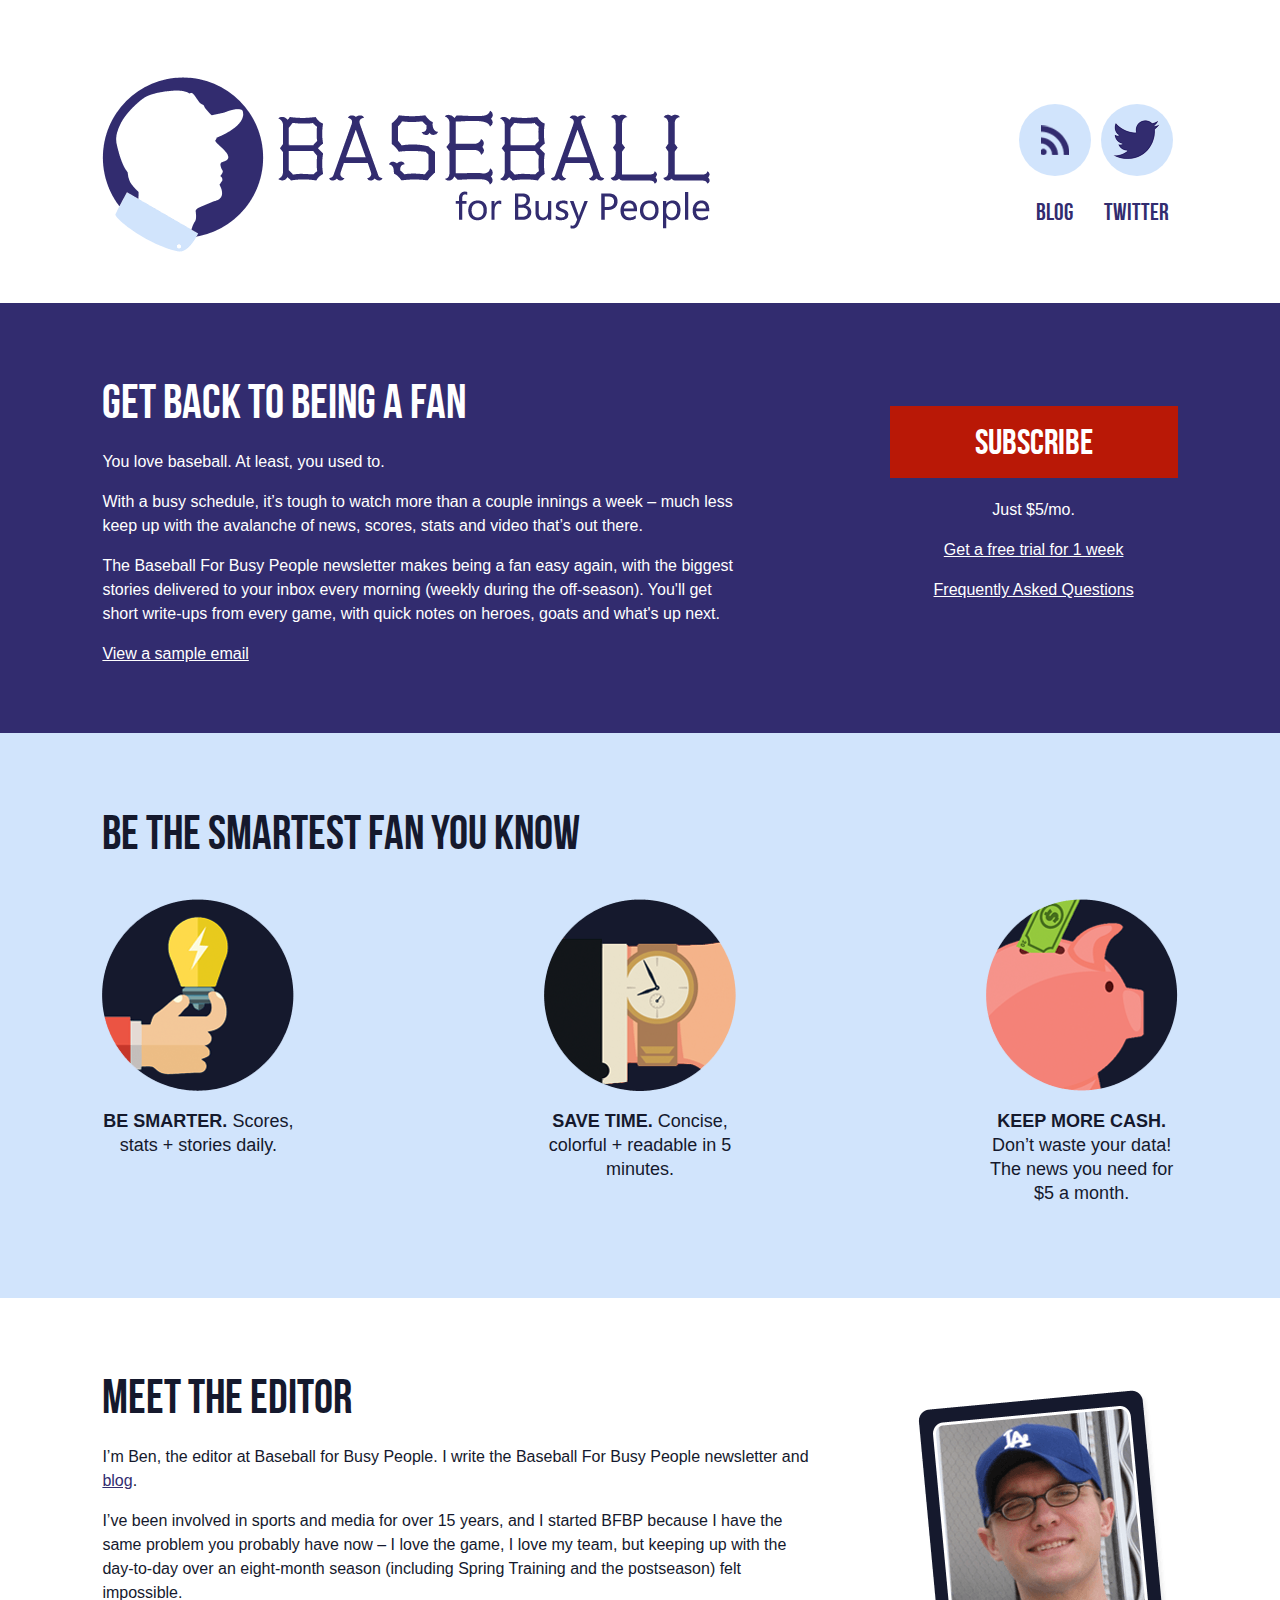
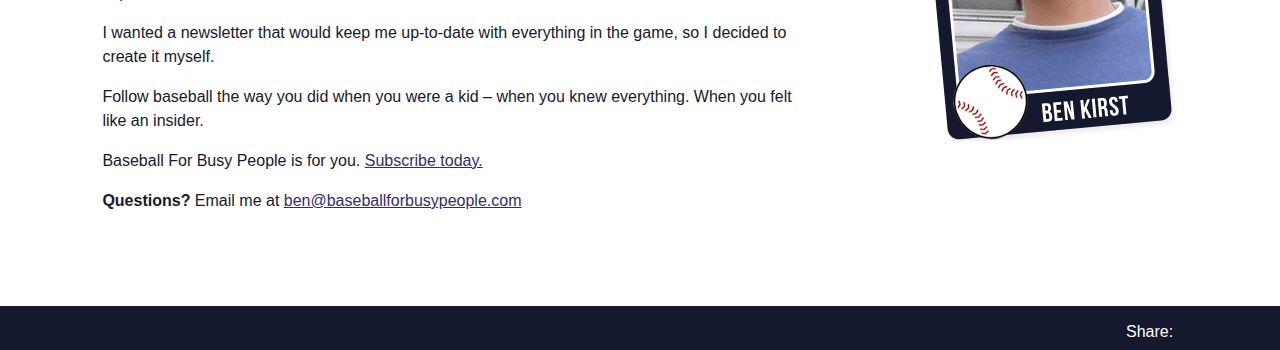
<file: index.html>
<!DOCTYPE html>

<html lang="en">
<head>
    <title>Baseball for Busy People - Daily Baseball Newsletter</title>
    <meta charset="utf-8">
    <meta content="width=device-width" name="viewport">
    <meta content=
    "Baseball for Busy People is a daily email newsletter that keeps you up-to-date on the MLB at a glance. Includes daily baseball stats."
    name="description">
    <link href="/styles.css" rel="stylesheet" type="text/css">
    <script src="/js/modernizr.custom.11641.js"></script>
    <script src="/js/respond.js"></script>
    <script src="/js/picturefill.js" async></script>
    <!--
    <script src="https://ajax.googleapis.com/ajax/libs/jquery/2.1.3/jquery.min.js"></script>
    <link rel="stylesheet" href="https://ajax.googleapis.com/ajax/libs/jqueryui/1.11.3/themes/smoothness/jquery-ui.css" />
    <script src="https://ajax.googleapis.com/ajax/libs/jqueryui/1.11.3/jquery-ui.min.js"></script> -->
    
    <script src="/js/jquery-1.11.2.min.js"></script>
    <script src="/js/jquery-ui.min.js"></script> 
    <script src="/js/general.js"></script>
   
    <!-- Share This -->
    
    <script type="text/javascript">var switchTo5x=true;</script>
    <script type="text/javascript" src="http://w.sharethis.com/button/buttons.js"></script>
    <script type="text/javascript">stLight.options({publisher: "16c798d0-6dd8-41e4-ad1c-171dad6dc8cb", doNotHash: false, doNotCopy: false, hashAddressBar: false});</script> 

    <!-- Google Analytics -->
    <script>
    (function(i,s,o,g,r,a,m){i['GoogleAnalyticsObject']=r;i[r]=i[r]||function(){
    (i[r].q=i[r].q||[]).push(arguments)},i[r].l=1*new Date();a=s.createElement(o),
    m=s.getElementsByTagName(o)[0];a.async=1;a.src=g;m.parentNode.insertBefore(a,m)
    })(window,document,'script','//www.google-analytics.com/analytics.js','ga');

    ga('create', 'UA-61911270-1', 'auto');
    ga('send', 'pageview');
    </script>
</head>

<body>

    <div class="wrapper wrapper-bottom">
        <header class="x-padding inside-b-padding">
            <h1 class="nocontent outline">Baseball for Busy
            People</h1>
            <a href="/">
            <picture class="logo">
                <!--[if IE 9]><video style="display: none;"><![endif]-->
                <source srcset="/images/logo.png, /images/logo-2x.png 2x" media="(min-width: 750px)">
                <!--[if IE 9]></video><![endif]-->
                 <img srcset="/images/logo-small.png, /images/logo-small-2x.png 2x" alt="Baseball for Busy People">
            </picture>
            </a>
            <div class="social">

                    <a href="https://twitter.com/ben_bfbp" target="_blank" onClick="ga('send', 'event', 'Twitter', 'Click', 'Header');">
                        <div class="circle twitter"></div>
                        <p>Twitter</p>
                    </a>
                
                    <a href="/blog" onClick="ga('send', 'event', 'Blog', 'Click', 'Header');">
                    	<div class="circle blog"></div>
                    	<p>Blog</p>
                    </a>
               


                
                    
                
            </div><!-- end social -->
        </header>

        <div>
            <section class="newsletter x-padding inside-top-padding inside-b-padding">
            	<div class="description">
            	
                <h2>Get Back to Being a Fan</h2>
                <p>You love baseball. At least, you used to. 
</p>
<p>With a busy schedule, it’s tough to watch more than a couple innings a week &ndash; much less keep up with the avalanche of news, scores, stats and video that’s out there.</p>
<p>The Baseball For Busy People newsletter makes being a fan easy again, with the biggest stories delivered to your inbox every morning (weekly during the off-season). You'll get short write-ups from every game, with quick notes on heroes, goats and what's up next.</p>
  
<p><a  onClick="ga('send', 'event', 'Sample Email', 'Click', 'Subscription Section');" target="_blank" href="http://us10.campaign-archive2.com/?u=caa7114765bb0841fd228a6af&id=ba0254efc6">View a sample email</a></p>

                
            </div>

                <section class="subscription">
                    <h2 class="nocontent outline">Subscribe</h2>
                    <a onClick="ga('send', 'event', 'Subscribe', 'Click', 'Subscription Section');" class="subscribe-button" href="/subscribe">Subscribe</a>
                    <p>Just $5/mo.</p>
                  
                    
                    <p><a href="https://www.paypal.com/cgi-bin/webscr?cmd=_s-xclick&hosted_button_id=DCU929G62BFNW" target="_blank">Get a free trial for 1 week</a></p>
                    <p><a  onClick="ga('send', 'event', 'FAQ', 'Click', 'Subscription Section');" href="/faq">Frequently Asked Questions</a></p>
                    

                </section><!-- end subscribe section -->

                <div class="social">
                    <a href="/blog" onClick="ga('send', 'event', 'Blog', 'Click', 'Subscription Section');">
                    	<div class="circle blog"></div>
                    	<p>Blog</p>
                    </a>
               

                
                    <a href="https://twitter.com/ben_bfbp" target="_blank" onClick="ga('send', 'event', 'Twitter', 'Click', 'Subscription Section');">
                    	<div class="circle twitter"></div>
                    	<p>Twitter</p>
                    </a>
                </div><!-- end social -->
            </section><!-- end newsletter -->



            <section class="benefits x-padding inside-top-padding inside-b-padding">
                <h2>Be the Smartest Fan You Know</h2>
                <div class="icons">
         



                <div class="icon">
                    <img alt="Lightbulb" src="/images/smart.png">

                    <p><strong>BE SMARTER.</strong> Scores, stats + stories daily.</p>
                </div> 

                <div class="icon icon-margin">
                    <img alt="Watch" src="/images/time.png">
                    <p><strong>SAVE TIME.</strong> Concise, colorful + readable in 5 minutes.</p>
                </div>

                <div class="icon icon-margin">
                    <img alt="Piggy Bank" src="/images/bank.png">

                    <p><strong>KEEP MORE CASH.</strong> Don’t waste your data! The news you need for $5 a month.</p>
                    </div><!-- end icons -->
                </div>
		
		<a onClick="ga('send', 'event', 'Subscribe', 'Click', 'Benefits Section');"  class="subscribe-button" href="/subscribe">Subscribe</a>


            </section><!-- end benefits -->

            <section class="about-me x-padding inside-top-padding">
                <h2>Meet the Editor</h2>
                
                <picture class="ben">
                <!--[if IE 9]><video style="display: none;"><![endif]-->
                    <source srcset="/images/ben-blue.png" media="(min-width: 679px)" >
                <!--[if IE 9]></video><![endif]-->
                    <img srcset="/images/ben-square.png" alt="Ben Kirst">
                </picture>


                <p>I’m Ben, the editor at Baseball for Busy People. I write the Baseball For Busy People newsletter and <a href="/blog">blog</a>. </p>
                
                <p>I’ve been involved in sports and media for over 15 years, and I started BFBP because I have the same problem you probably have now &ndash; I love the game, I love my team, but keeping up with the day-to-day over an eight-month season (including Spring Training and the postseason) felt impossible. </p>
                <p>I wanted a newsletter that would keep me up-to-date with everything in the game, so I decided to create it myself.</p>
                <p>Follow baseball the way you did when you were a kid &ndash; when you knew everything. When you felt like an insider.</p>
                <p>Baseball For Busy People is for you. <a onClick="ga('send', 'event', 'Subscribe', 'Click', 'Meet the Editor Section');"  href="/subscribe">Subscribe today.</a></p>
                
                <p><strong>Questions?</strong> Email me at <a href="mailto:ben@baseballforbusypeople.com">ben@baseballforbusypeople.com</a></p>
            </section><!-- end about me -->
        </div><!-- end main -->
    </div><!-- end wrapper -->
    <div class="share x-padding">
        <div class="share-block">
        <p>Share: </p>
        <div class="share-btn">
                    <span class='st_sharethis'></span>
                    <span class='st_facebook'></span>
                    <span class='st_twitter'></span>
                    <span class='st_email'></span>
                    </div>
                    </div>
    </div><!-- end share -->
</body>
</html>
</file>
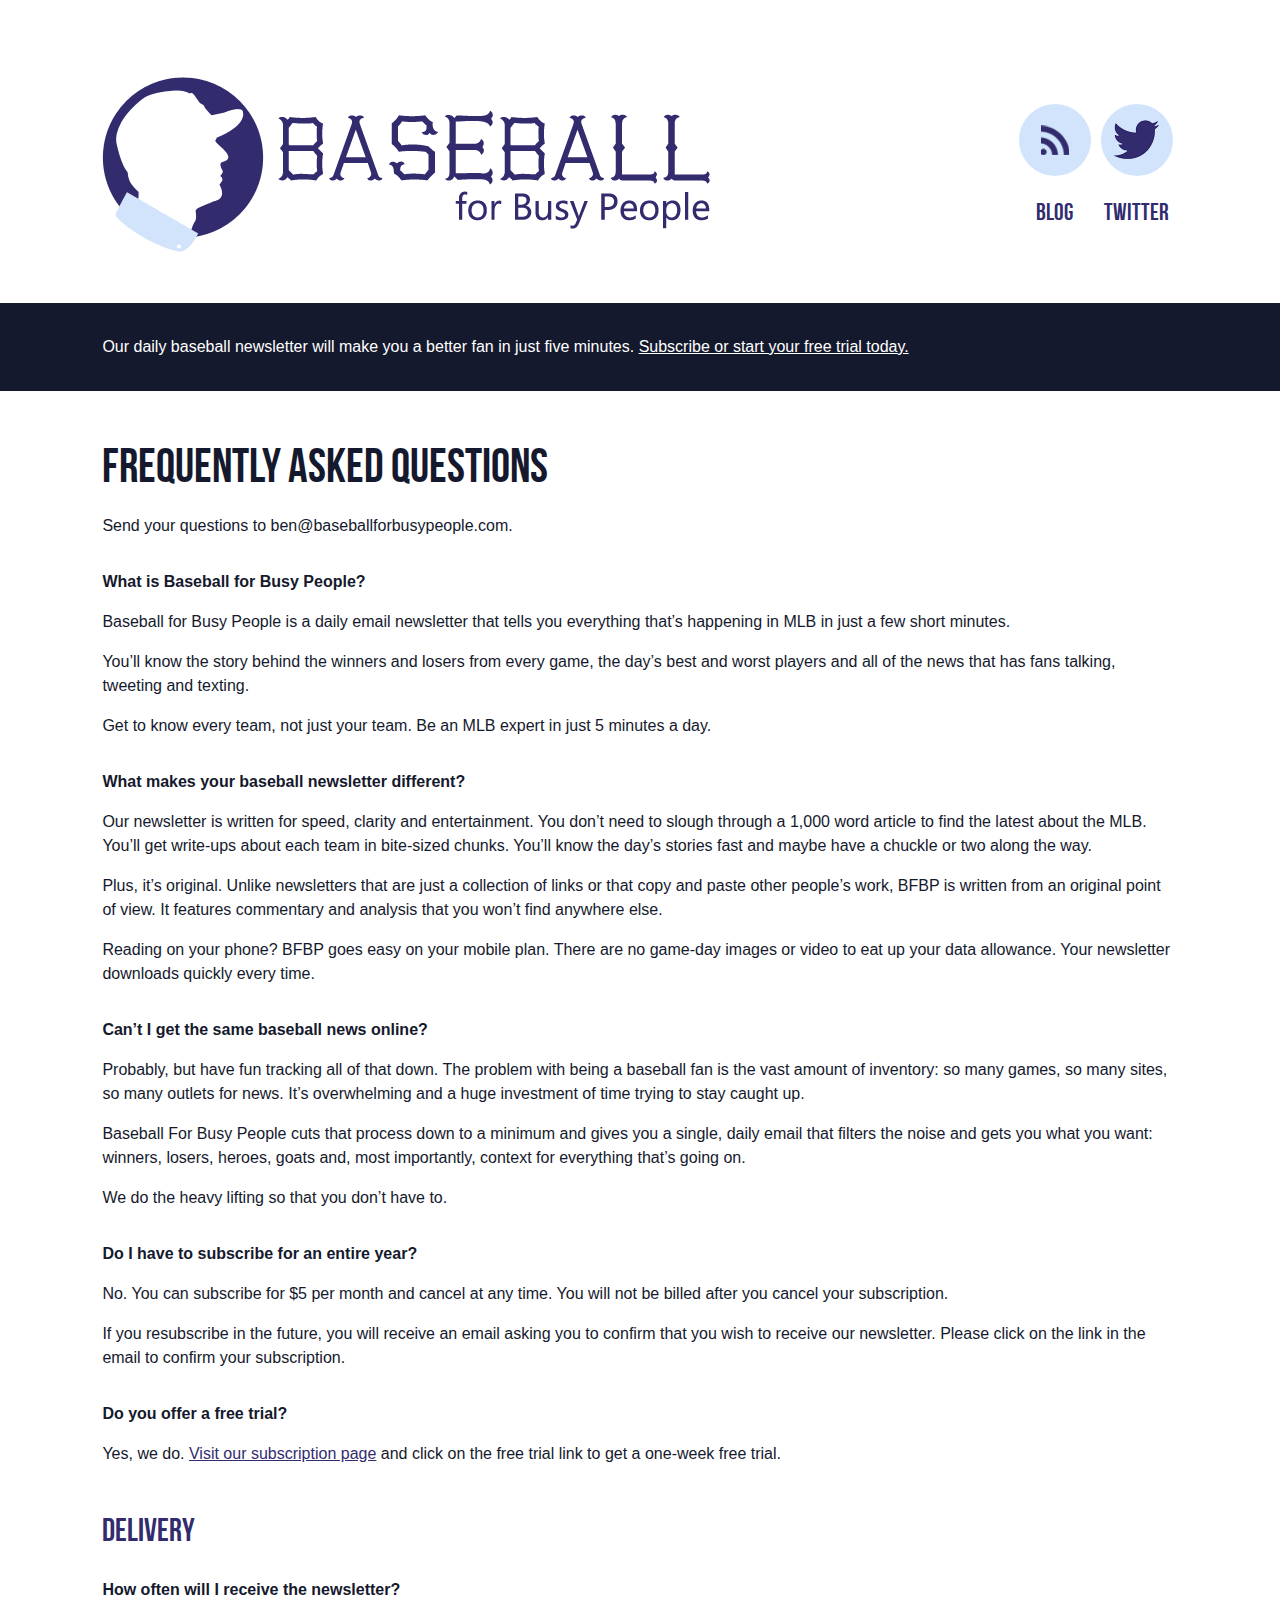
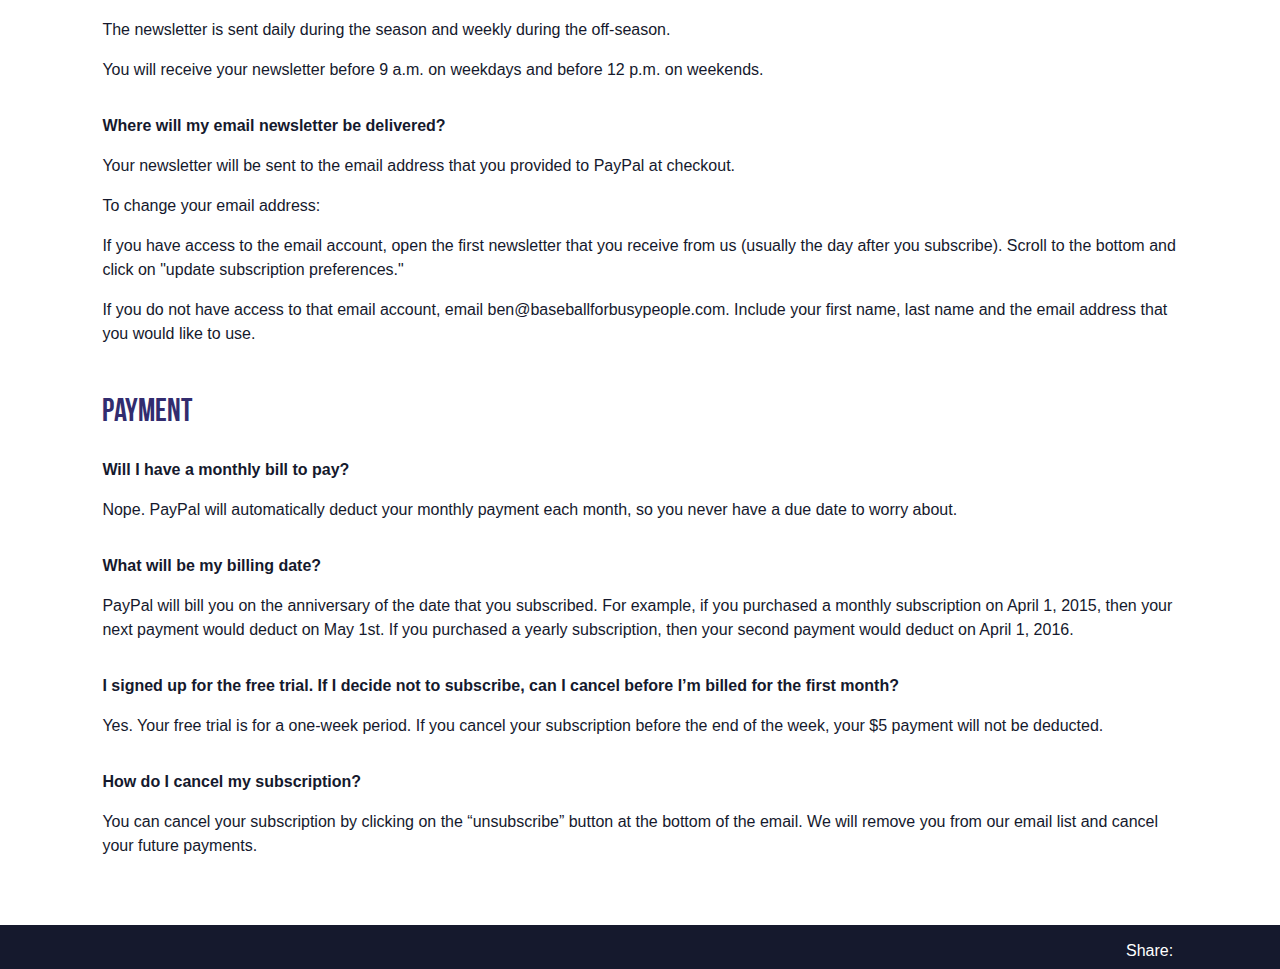
<file: faq.html>
<!DOCTYPE html>

<html lang="en">
<head>
    <title>Baseball for Busy People</title>
    <meta charset="utf-8">
    <meta content="width=device-width" name="viewport">
    <meta content=
    "Baseball for Busy People is a daily email newsletter that keeps you up-to-date on the league at a glance."
    name="description">
    <link href="/styles.css" rel="stylesheet" type="text/css">
    <script src="/js/modernizr.custom.11641.js"></script>
    <script src="/js/respond.js"></script>
    <script src="/js/picturefill.js" async></script>
    <!--
    <script src="https://ajax.googleapis.com/ajax/libs/jquery/2.1.3/jquery.min.js"></script>
    <link rel="stylesheet" href="https://ajax.googleapis.com/ajax/libs/jqueryui/1.11.3/themes/smoothness/jquery-ui.css" />
    <script src="https://ajax.googleapis.com/ajax/libs/jqueryui/1.11.3/jquery-ui.min.js"></script> -->
    
    <script src="/js/jquery-1.11.2.min.js"></script>
    <script src="/js/jquery-ui.min.js"></script> 
    <script src="/js/general.js"></script>

    <!-- Share This -->
    
    <script type="text/javascript">var switchTo5x=true;</script>
    <script type="text/javascript" src="http://w.sharethis.com/button/buttons.js"></script>
    <script type="text/javascript">stLight.options({publisher: "16c798d0-6dd8-41e4-ad1c-171dad6dc8cb", doNotHash: false, doNotCopy: false, hashAddressBar: false});</script> 

    <!-- Google Analytics -->
    <script>
    (function(i,s,o,g,r,a,m){i['GoogleAnalyticsObject']=r;i[r]=i[r]||function(){
    (i[r].q=i[r].q||[]).push(arguments)},i[r].l=1*new Date();a=s.createElement(o),
    m=s.getElementsByTagName(o)[0];a.async=1;a.src=g;m.parentNode.insertBefore(a,m)
    })(window,document,'script','//www.google-analytics.com/analytics.js','ga');

    ga('create', 'UA-61911270-1', 'auto');
    ga('send', 'pageview');
    </script>
</head>

<body>
    <div class="wrapper">
        <header class="x-padding inside-b-padding">
            <h1 class="nocontent outline">Baseball for Busy
            People</h1>
            <a href="/">
            <picture class="logo">
                <!--[if IE 9]><video style="display: none;"><![endif]-->
                <source srcset="/images/logo.png, /images/logo-2x.png 2x" media="(min-width: 750px)">
                <!--[if IE 9]></video><![endif]-->
                 <img srcset="/images/logo-small.png, /images/logo-small-2x.png 2x" alt="Baseball for Busy People">
            </picture>
            </a>

            <div class="social">

                    <a href="https://twitter.com/ben_bfbp" target="_blank" onClick="ga('send', 'event', 'Twitter', 'Click', 'Header');">
                        <div class="circle twitter"></div>
                        <p>Twitter</p>
                    </a>
                
                    <a href="/blog" onClick="ga('send', 'event', 'Blog', 'Click', 'Header');">
                    	<div class="circle blog"></div>
                    	<p>Blog</p>
                    </a>
               

                
                    
                
            </div><!-- end social -->
        </header>
        <div class="spotlight x-padding">
        <p>Our daily baseball newsletter will make you a better fan in just five minutes. <a onClick="ga('send', 'event', 'Subscribe', 'Click', 'FAQ Spotlight');" href="/subscribe">Subscribe or start your free trial today.</a></p>
        </div><!-- end spotlight-->

        <div>
           
            <section class="faq x-padding inside-top-padding inside-b-padding">

                <h1 style="margin-top: 0;">Frequently Asked Questions</h1>
                <p>Send your questions to ben@baseballforbusypeople.com.</p>
                <p class="ques"><strong>What is Baseball for Busy People?</strong></p>
               <p>Baseball for Busy People is a daily email newsletter that tells you everything that’s happening in MLB in just a few short minutes. </p>
               <p>You’ll know the story behind the winners and losers from every game, the day’s best and worst players and all of the news that has fans talking, tweeting and texting.</p>
               <p>Get to know every team, not just your team. Be an MLB expert in just 5 minutes a day.</p>
               <p class="ques"><strong>What makes your baseball newsletter different?</strong></p>
               <p>Our newsletter is written for speed, clarity and entertainment. You don’t need to slough through a 1,000 word article to find the latest about the MLB. You’ll get write-ups about each team in bite-sized chunks. You’ll know the day’s stories fast and maybe have a chuckle or two along the way.</p>
               <p>Plus, it’s original. Unlike newsletters that are just a collection of links or that copy and paste other people’s work, BFBP is written from an original point of view. It features commentary and analysis that you won’t find anywhere else.</p>
               <p>Reading on your phone? BFBP goes easy on your mobile plan. There are no game-day images or video to eat up your data allowance. Your newsletter downloads quickly every time.</p>
                <p class="ques"><strong>Can’t I get the same baseball news online?</strong></p>
                <p>Probably, but have fun tracking all of that down. The problem with being a baseball fan is the vast amount of inventory: so many games, so many sites, so many outlets for news. It’s overwhelming and a huge investment of time trying to stay caught up. </p>
                <p>Baseball For Busy People cuts that process down to a minimum and gives you a single, daily email that filters the noise and gets you what you want: winners, losers, heroes, goats and, most importantly, context for everything that’s going on.</p>
                <p>We do the heavy lifting so that you don’t have to.</p>

                <p class="ques"><strong>Do I have to subscribe for an entire year?</strong></p>
                <p>No. You can subscribe for $5 per month and cancel at any time. You will not be billed after you cancel your subscription.</p>
                <p>If you resubscribe in the future, you will receive an email asking you to confirm that you wish to receive our newsletter. Please click on the link in the email to confirm your subscription.</p>
                <p class="ques"><strong>Do you offer a free trial?</strong></p>
                <p>Yes, we do. <a onClick="ga('send', 'event', 'Subscribe', 'Click', 'FAQ');" href="/subscribe">Visit our subscription page</a> and click on the free trial link to get a one-week free trial.</p>
                <h3>Delivery</h3>
                <p class="ques"><strong>How often will I receive the newsletter?</strong></p>
                <p>The newsletter is sent daily during the season and weekly during the off-season. </p>
                <p>You will receive your newsletter before 9 a.m. on weekdays and before 12 p.m. on weekends.</p>
              <p class="ques"><strong>Where will my email newsletter be delivered?</strong></p>
              <p>Your newsletter will be sent to the email address that you provided to PayPal at checkout. </p>
              <p>To change your email address:</p>
              <p>If you have access to the email account, open the first newsletter that you receive from us (usually the day after you subscribe). Scroll to the bottom and click on "update subscription preferences."</p>
              <p>If you do not have access to that email account, email ben@baseballforbusypeople.com. Include your first name, last name and the email address that you would like to use.</p>

                <h3>Payment</h3>
                <p class="ques"><strong>Will I have a monthly bill to pay?</strong></p>
                <p>Nope. PayPal will automatically deduct your monthly payment each month, so you never have a due date to worry about. </p>
                <p class="ques"><strong>What will be my billing date?</strong></p>
                <p>PayPal will bill you on the anniversary of the date that you subscribed. For example, if you purchased a monthly subscription on April 1, 2015, then your next payment would deduct on May 1st. If you purchased a yearly subscription, then your second payment would deduct on April 1, 2016.</p>
                <p class="ques"><strong>I signed up for the free trial. If I decide not to subscribe, can I cancel before I’m billed for the first month?</strong></p>
                <p>Yes. Your free trial is for a one-week period. If you cancel your subscription before the end of the week, your $5 payment will not be deducted.</p>
                <p class="ques"><strong>How do I cancel my subscription?</strong></p>
                <p>You can cancel your subscription by clicking on the “unsubscribe” button at the bottom of the email. We will remove you from our email list and cancel your future payments.</p>
               
            </section><!-- end benefits -->

         
       
    </div><!-- end wrapper -->
     <div class="share x-padding">
        <div class="share-block">
        <p>Share: </p>
        <div class="share-btn">
                    <span class='st_sharethis'></span>
                    <span class='st_facebook'></span>
                    <span class='st_twitter'></span>
                    <span class='st_email'></span>
                    </div>
                    </div>
    </div><!-- end share -->
</body>
</html>
</file>
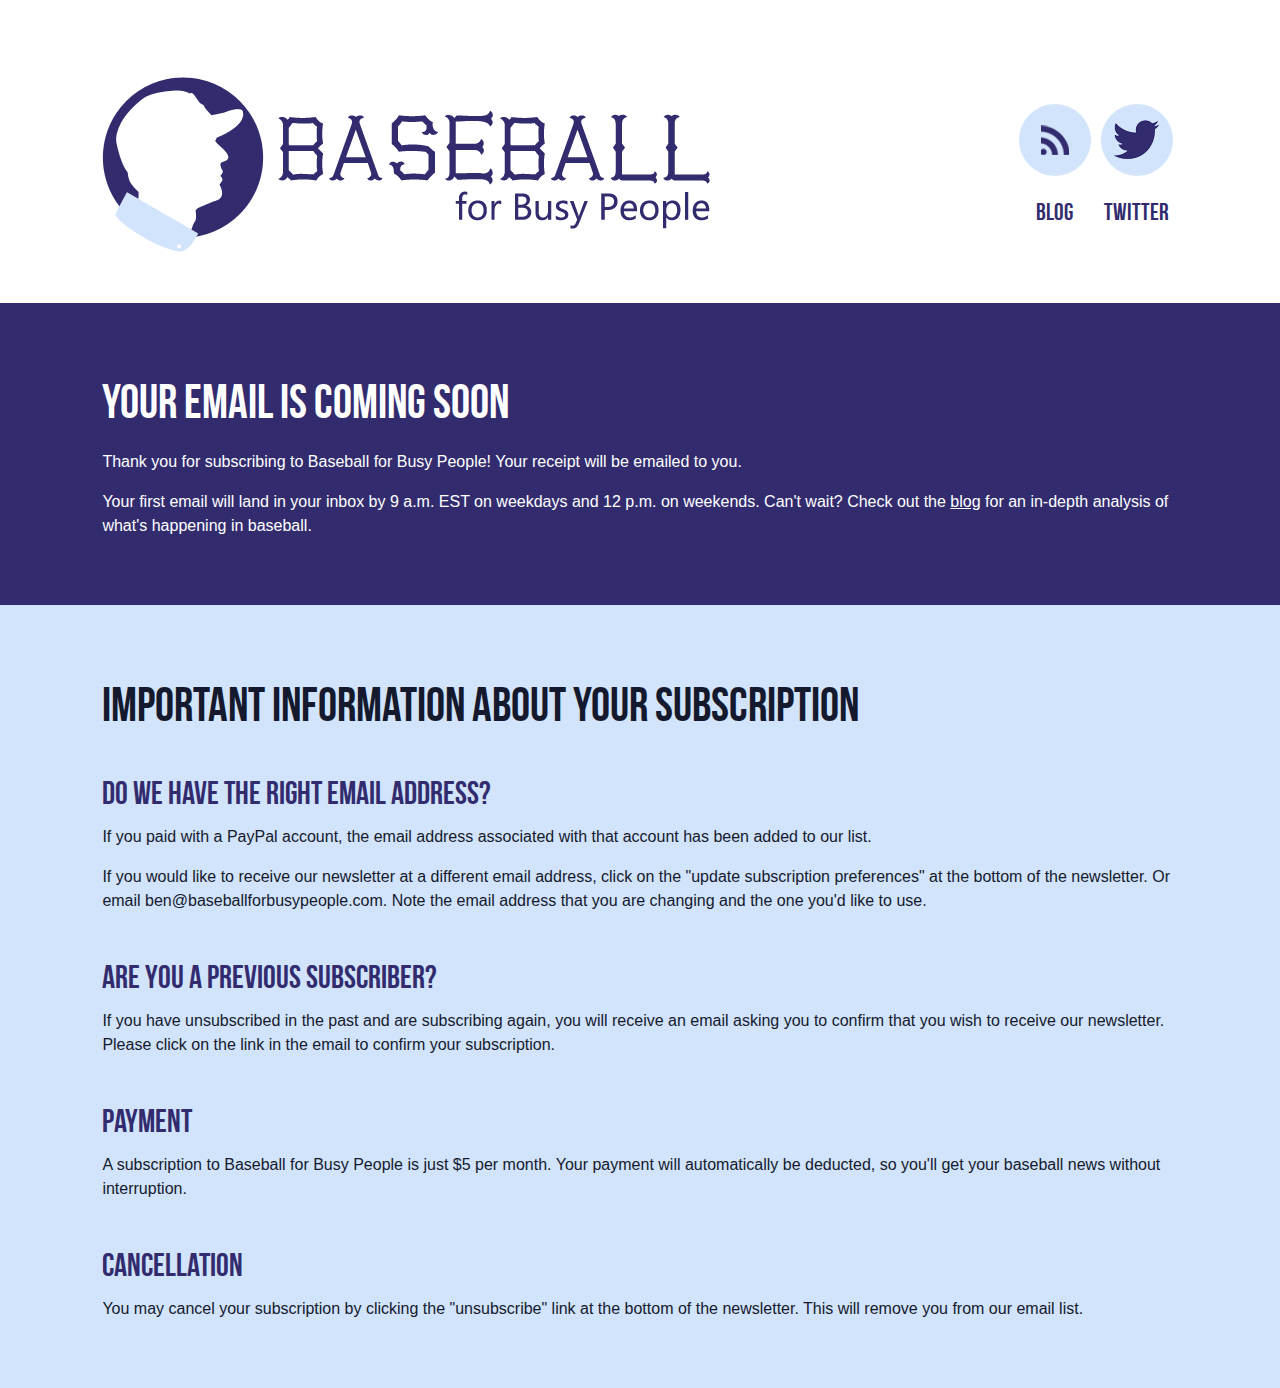
<file: payment.html>
<!DOCTYPE html>

<html lang="en">
<head>
    <title>Baseball for Busy People</title>
    <meta charset="utf-8">
    <meta content="width=device-width" name="viewport">
    <meta content=
    "Baseball for Busy People is a daily email newsletter that keeps you up-to-date on the league at a glance."
    name="description">
    <link href="/styles.css" rel="stylesheet" type="text/css">
    <script src="/js/modernizr.custom.11641.js"></script>
    <script src="/js/respond.js"></script>
    <script src="/js/picturefill.js" async></script>
    <!--
    <script src="https://ajax.googleapis.com/ajax/libs/jquery/2.1.3/jquery.min.js"></script>
    <link rel="stylesheet" href="https://ajax.googleapis.com/ajax/libs/jqueryui/1.11.3/themes/smoothness/jquery-ui.css" />
    <script src="https://ajax.googleapis.com/ajax/libs/jqueryui/1.11.3/jquery-ui.min.js"></script> -->
    
    <script src="/js/jquery-1.11.2.min.js"></script>
    <script src="/js/jquery-ui.min.js"></script> 
    <script src="/js/general.js"></script>
    <!-- Google Analytics -->
    <script>
    (function(i,s,o,g,r,a,m){i['GoogleAnalyticsObject']=r;i[r]=i[r]||function(){
    (i[r].q=i[r].q||[]).push(arguments)},i[r].l=1*new Date();a=s.createElement(o),
    m=s.getElementsByTagName(o)[0];a.async=1;a.src=g;m.parentNode.insertBefore(a,m)
    })(window,document,'script','//www.google-analytics.com/analytics.js','ga');

    ga('create', 'UA-61911270-1', 'auto');
    ga('send', 'pageview');
    </script>

<!-- Facebook Conversion Code for Subscription -->
<script>(function() {
  var _fbq = window._fbq || (window._fbq = []);
  if (!_fbq.loaded) {
    var fbds = document.createElement('script');
    fbds.async = true;
    fbds.src = '//connect.facebook.net/en_US/fbds.js';
    var s = document.getElementsByTagName('script')[0];
    s.parentNode.insertBefore(fbds, s);
    _fbq.loaded = true;
  }
})();
window._fbq = window._fbq || [];
window._fbq.push(['track', '6025538081134', {'value':'0.01','currency':'USD'}]);
</script>
<noscript><img height="1" width="1" alt="" style="display:none" src="https://www.facebook.com/tr?ev=6025538081134&amp;cd[value]=0.01&amp;cd[currency]=USD&amp;noscript=1" /></noscript>

</head>

<body>
    <div class="wrapper">
        <header class="x-padding inside-b-padding">
            <h1 class="nocontent outline">Baseball for Busy
            People</h1>
            <a href="/">
            <picture class="logo">
                <!--[if IE 9]><video style="display: none;"><![endif]-->
                <source srcset="/images/logo.png, /images/logo-2x.png 2x" media="(min-width: 750px)">
                <!--[if IE 9]></video><![endif]-->
                 <img srcset="/images/logo-small.png, /images/logo-small-2x.png 2x" alt="Baseball for Busy People">
            </picture>
            </a>

            <div class="social">

                    <a href="https://twitter.com/ben_bfbp" target="_blank" onClick="ga('send', 'event', 'Twitter', 'Click', 'Header');">
                        <div class="circle twitter"></div>
                        <p>Twitter</p>
                    </a>
                
                    <a href="/blog" onClick="ga('send', 'event', 'Blog', 'Click', 'Header');">
                    	<div class="circle blog"></div>
                    	<p>Blog</p>
                    </a>
               

                
                    
                
            </div><!-- end social -->
        </header>

        <div>
            <section class="newsletter x-padding inside-top-padding inside-b-padding">
            	<div>
            	
                <h1>Your Email Is Coming Soon</h1>
                <p>Thank you for subscribing to Baseball for Busy People! Your receipt will be emailed to you.</p>

                <p>Your first email will land in your inbox by 9 a.m. EST on weekdays and  12 p.m. on weekends. Can't wait? Check out the <a href="/blog" onClick="ga('send', 'event', 'Blog', 'Click', 'Payment Confirmation');">blog</a> for an in-depth analysis of what's happening in baseball.</p>

            </div>

                
            </section><!-- end newsletter -->

            <section class="payment x-padding inside-top-padding inside-b-padding">
                <h2>Important Information About Your Subscription</h2>
                <h3>Do We Have the Right Email Address?</h3>
               <p>If you paid with a PayPal account, the email address associated with that account has been added to our list.</p>
               <p>If you would like to receive our newsletter at a different email address, click on the "update subscription preferences" at the bottom of the newsletter. Or email ben@baseballforbusypeople.com. Note the email address that you are changing and the one you'd like to use.</p>
               <h3>Are You a Previous Subscriber?</h3>
               <p>If you have unsubscribed in the past and are subscribing again, you will receive an email asking you to confirm that you wish to receive our newsletter. Please click on the link in the email to confirm your subscription.</p>
                <h3>Payment</h3>
                <p>A subscription to Baseball for Busy People is just $5 per month. Your payment will automatically be deducted, so you'll get your baseball news without interruption.</p>

                <h3>Cancellation</h3>
                <p>You may cancel your subscription by clicking the "unsubscribe" link at the bottom of the newsletter. This will remove you from our email list.</p>
              
               
            </section><!-- end benefits -->

         
       
    </div><!-- end wrapper -->
</body>
</html>
</file>
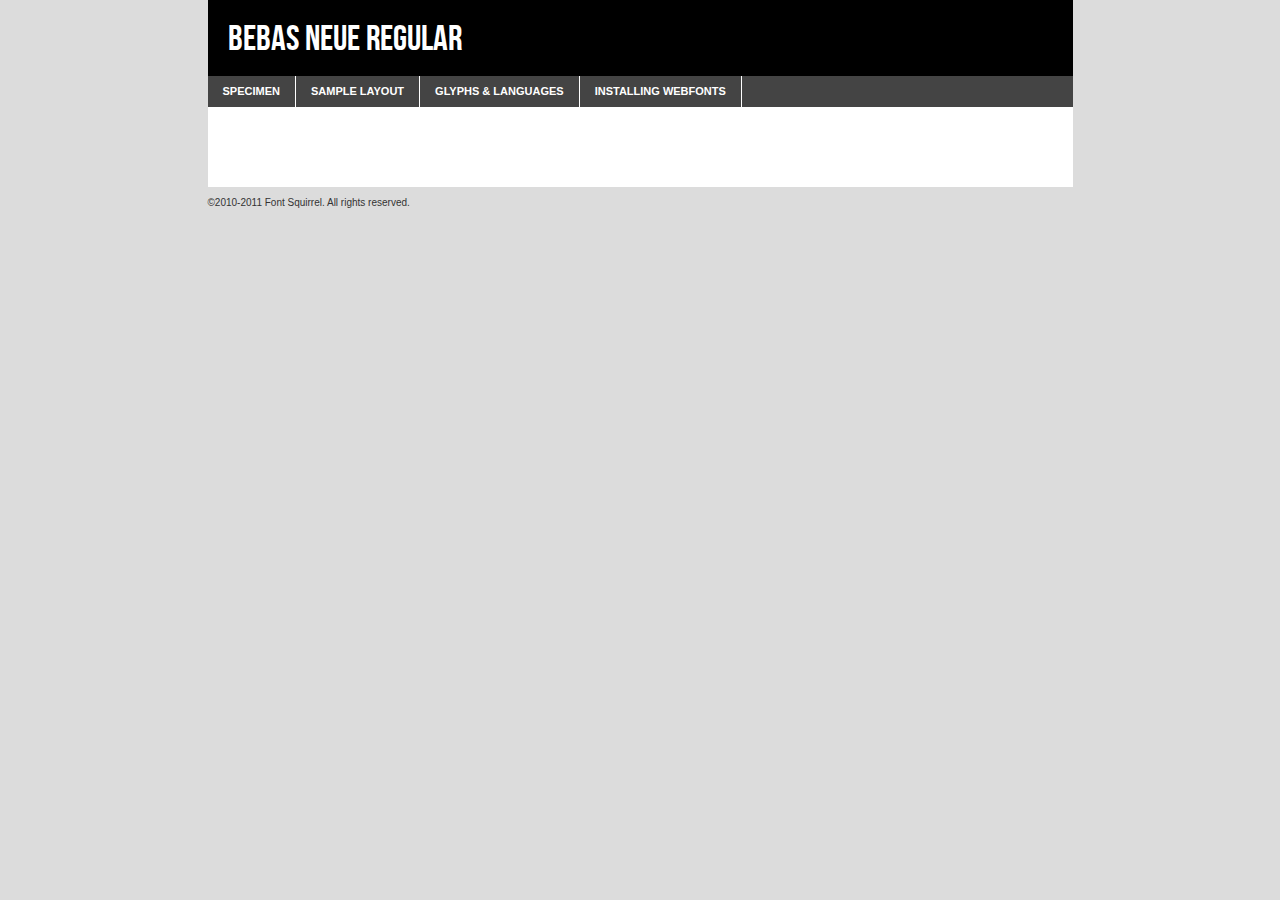
<file: font/BebasNeue-demo.html>
<!DOCTYPE html PUBLIC "-//W3C//DTD XHTML 1.0 Transitional//EN"
	"http://www.w3.org/TR/xhtml1/DTD/xhtml1-transitional.dtd">

<html xmlns="http://www.w3.org/1999/xhtml" xml:lang="en" lang="en">
<head>
	<meta http-equiv="Content-Type" content="text/html; charset=utf-8" />
	<script src="http://ajax.googleapis.com/ajax/libs/jquery/1.7.2/jquery.min.js" type="text/javascript" charset="utf-8"></script>
	<script src="specimen_files/easytabs.js" type="text/javascript" charset="utf-8"></script>
	<link rel="stylesheet" href="specimen_files/specimen_stylesheet.css" type="text/css" charset="utf-8" />
	<link rel="stylesheet" href="stylesheet.css" type="text/css" charset="utf-8" />

	<style type="text/css">
					body{
				font-family: 'bebas_neueregular';
							}
		</style>

	<title>Bebas Neue Regular Specimen</title>
	
	
	<script type="text/javascript" charset="utf-8">
		$(document).ready(function() {
			$('#container').easyTabs({defaultContent:1});
		});
	</script>
</head>

<body>
<div id="container">
	<div id="header">
		Bebas Neue Regular	</div>
	<ul class="tabs">
		<li><a href="#specimen">Specimen</a></li>
		<li><a href="#layout">Sample Layout</a></li>
				<li><a href="#glyphs">Glyphs &amp; Languages</a></li>
		<li><a href="#installing">Installing Webfonts</a></li>
		
	</ul>
	
	<div id="main_content">

		
			<div id="specimen">
		
				<div class="section">
					<div class="grid12 firstcol">
						<div class="huge">AaBb</div>
					</div>
				</div>
		
				<div class="section">
					<div class="glyph_range">A&#x200B;B&#x200b;C&#x200b;D&#x200b;E&#x200b;F&#x200b;G&#x200b;H&#x200b;I&#x200b;J&#x200b;K&#x200b;L&#x200b;M&#x200b;N&#x200b;O&#x200b;P&#x200b;Q&#x200b;R&#x200b;S&#x200b;T&#x200b;U&#x200b;V&#x200b;W&#x200b;X&#x200b;Y&#x200b;Z&#x200b;a&#x200b;b&#x200b;c&#x200b;d&#x200b;e&#x200b;f&#x200b;g&#x200b;h&#x200b;i&#x200b;j&#x200b;k&#x200b;l&#x200b;m&#x200b;n&#x200b;o&#x200b;p&#x200b;q&#x200b;r&#x200b;s&#x200b;t&#x200b;u&#x200b;v&#x200b;w&#x200b;x&#x200b;y&#x200b;z&#x200b;1&#x200b;2&#x200b;3&#x200b;4&#x200b;5&#x200b;6&#x200b;7&#x200b;8&#x200b;9&#x200b;0&#x200b;&amp;&#x200b;.&#x200b;,&#x200b;?&#x200b;!&#x200b;&#64;&#x200b;(&#x200b;)&#x200b;#&#x200b;$&#x200b;%&#x200b;*&#x200b;+&#x200b;-&#x200b;=&#x200b;:&#x200b;;</div>
				</div>
				<div class="section">
					<div class="grid12 firstcol">
						<table class="sample_table">
							<tr><td>10</td><td class="size10">abcdefghijklmnopqrstuvwxyzABCDEFGHIJKLMNOPQRSTUVWXYZ0123456789abcdefghijklmnopqrstuvwxyzABCDEFGHIJKLMNOPQRSTUVWXYZ0123456789abcdefghijklmnopqrstuvwxyzABCDEFGHIJKLMNOPQRSTUVWXYZ</td></tr>
							<tr><td>11</td><td class="size11">abcdefghijklmnopqrstuvwxyzABCDEFGHIJKLMNOPQRSTUVWXYZ0123456789abcdefghijklmnopqrstuvwxyzABCDEFGHIJKLMNOPQRSTUVWXYZ0123456789abcdefghijklmnopqrstuvwxyzABCDEFGHIJKLMNOPQRSTUVWXYZ</td></tr>
							<tr><td>12</td><td class="size12">abcdefghijklmnopqrstuvwxyzABCDEFGHIJKLMNOPQRSTUVWXYZ0123456789abcdefghijklmnopqrstuvwxyzABCDEFGHIJKLMNOPQRSTUVWXYZ0123456789abcdefghijklmnopqrstuvwxyzABCDEFGHIJKLMNOPQRSTUVWXYZ</td></tr>
							<tr><td>13</td><td class="size13">abcdefghijklmnopqrstuvwxyzABCDEFGHIJKLMNOPQRSTUVWXYZ0123456789abcdefghijklmnopqrstuvwxyzABCDEFGHIJKLMNOPQRSTUVWXYZ0123456789abcdefghijklmnopqrstuvwxyzABCDEFGHIJKLMNOPQRSTUVWXYZ</td></tr>
							<tr><td>14</td><td class="size14">abcdefghijklmnopqrstuvwxyzABCDEFGHIJKLMNOPQRSTUVWXYZ0123456789abcdefghijklmnopqrstuvwxyzABCDEFGHIJKLMNOPQRSTUVWXYZ0123456789abcdefghijklmnopqrstuvwxyzABCDEFGHIJKLMNOPQRSTUVWXYZ</td></tr>
							<tr><td>16</td><td class="size16">abcdefghijklmnopqrstuvwxyzABCDEFGHIJKLMNOPQRSTUVWXYZ0123456789abcdefghijklmnopqrstuvwxyzABCDEFGHIJKLMNOPQRSTUVWXYZ</td></tr>
							<tr><td>18</td><td class="size18">abcdefghijklmnopqrstuvwxyzABCDEFGHIJKLMNOPQRSTUVWXYZ0123456789abcdefghijklmnopqrstuvwxyzABCDEFGHIJKLMNOPQRSTUVWXYZ</td></tr>
							<tr><td>20</td><td class="size20">abcdefghijklmnopqrstuvwxyzABCDEFGHIJKLMNOPQRSTUVWXYZ0123456789abcdefghijklmnopqrstuvwxyzABCDEFGHIJKLMNOPQRSTUVWXYZ</td></tr>
							<tr><td>24</td><td class="size24">abcdefghijklmnopqrstuvwxyzABCDEFGHIJKLMNOPQRSTUVWXYZ0123456789abcdefghijklmnopqrstuvwxyzABCDEFGHIJKLMNOPQRSTUVWXYZ</td></tr>
							<tr><td>30</td><td class="size30">abcdefghijklmnopqrstuvwxyzABCDEFGHIJKLMNOPQRSTUVWXYZ0123456789abcdefghijklmnopqrstuvwxyzABCDEFGHIJKLMNOPQRSTUVWXYZ</td></tr>
							<tr><td>36</td><td class="size36">abcdefghijklmnopqrstuvwxyzABCDEFGHIJKLMNOPQRSTUVWXYZ0123456789abcdefghijklmnopqrstuvwxyzABCDEFGHIJKLMNOPQRSTUVWXYZ</td></tr>
							<tr><td>48</td><td class="size48">abcdefghijklmnopqrstuvwxyzABCDEFGHIJKLMNOPQRSTUVWXYZ0123456789abcdefghijklmnopqrstuvwxyzABCDEFGHIJKLMNOPQRSTUVWXYZ</td></tr>
							<tr><td>60</td><td class="size60">abcdefghijklmnopqrstuvwxyzABCDEFGHIJKLMNOPQRSTUVWXYZ0123456789abcdefghijklmnopqrstuvwxyzABCDEFGHIJKLMNOPQRSTUVWXYZ</td></tr>
							<tr><td>72</td><td class="size72">abcdefghijklmnopqrstuvwxyzABCDEFGHIJKLMNOPQRSTUVWXYZ0123456789abcdefghijklmnopqrstuvwxyzABCDEFGHIJKLMNOPQRSTUVWXYZ</td></tr>
							<tr><td>90</td><td class="size90">abcdefghijklmnopqrstuvwxyzABCDEFGHIJKLMNOPQRSTUVWXYZ0123456789abcdefghijklmnopqrstuvwxyzABCDEFGHIJKLMNOPQRSTUVWXYZ</td></tr>
						</table>
				
					</div>
			
				</div>
		
		
		
								<div class="section" id="bodycomparison">


										<div id="xheight">
				<div class="fontbody">&#x25FC;&#x25FC;&#x25FC;&#x25FC;&#x25FC;&#x25FC;&#x25FC;&#x25FC;&#x25FC;&#x25FC;&#x25FC;&#x25FC;&#x25FC;&#x25FC;&#x25FC;&#x25FC;&#x25FC;&#x25FC;&#x25FC;&#x25FC;&#x25FC;&#x25FC;&#x25FC;&#x25FC;&#x25FC;&#x25FC;&#x25FC;&#x25FC;&#x25FC;&#x25FC;&#x25FC;&#x25FC;&#x25FC;&#x25FC;&#x25FC;&#x25FC;&#x25FC;&#x25FC;&#x25FC;&#x25FC;&#x25FC;&#x25FC;&#x25FC;&#x25FC;&#x25FC;&#x25FC;&#x25FC;&#x25FC;&#x25FC;&#x25FC;&#x25FC;&#x25FC;&#x25FC;&#x25FC;&#x25FC;&#x25FC;&#x25FC;&#x25FC;&#x25FC;&#x25FC;&#x25FC;&#x25FC;&#x25FC;&#x25FC;&#x25FC;&#x25FC;&#x25FC;&#x25FC;&#x25FC;&#x25FC;&#x25FC;&#x25FC;&#x25FC;&#x25FC;&#x25FC;&#x25FC;&#x25FC;&#x25FC;&#x25FC;&#x25FC;&#x25FC;&#x25FC;&#x25FC;&#x25FC;&#x25FC;&#x25FC;&#x25FC;&#x25FC;&#x25FC;&#x25FC;&#x25FC;&#x25FC;&#x25FC;&#x25FC;&#x25FC;&#x25FC;&#x25FC;&#x25FC;&#x25FC;body</div><div class="arialbody">body</div><div class="verdanabody">body</div><div class="georgiabody">body</div></div>
										<div class="fontbody" style="z-index:1">
											body<span>Bebas Neue Regular</span>
										</div>
										<div class="arialbody" style="z-index:1">
											body<span>Arial</span>
										</div>
										<div class="verdanabody" style="z-index:1">
											body<span>Verdana</span>
										</div>
										<div class="georgiabody" style="z-index:1">
											body<span>Georgia</span>
										</div>



								</div>
		
		
				<div class="section psample psample_row1" id="">
					
					<div class="grid2 firstcol">
						<p class="size10"><span>10.</span>Aenean lacinia bibendum nulla sed consectetur. Fusce dapibus, tellus ac cursus commodo, tortor mauris condimentum nibh, ut fermentum massa justo sit amet risus. Nullam id dolor id nibh ultricies vehicula ut id elit. Cum sociis natoque penatibus et magnis dis parturient montes, nascetur ridiculus mus. Nulla vitae elit libero, a pharetra augue.</p>
			
					</div>
					<div class="grid3">
						<p class="size11"><span>11.</span>Aenean lacinia bibendum nulla sed consectetur. Fusce dapibus, tellus ac cursus commodo, tortor mauris condimentum nibh, ut fermentum massa justo sit amet risus. Nullam id dolor id nibh ultricies vehicula ut id elit. Cum sociis natoque penatibus et magnis dis parturient montes, nascetur ridiculus mus. Nulla vitae elit libero, a pharetra augue.</p>
			
					</div>
					<div class="grid3">
						<p class="size12"><span>12.</span>Aenean lacinia bibendum nulla sed consectetur. Fusce dapibus, tellus ac cursus commodo, tortor mauris condimentum nibh, ut fermentum massa justo sit amet risus. Nullam id dolor id nibh ultricies vehicula ut id elit. Cum sociis natoque penatibus et magnis dis parturient montes, nascetur ridiculus mus. Nulla vitae elit libero, a pharetra augue.</p>
			
					</div>
					<div class="grid4">
						<p class="size13"><span>13.</span>Aenean lacinia bibendum nulla sed consectetur. Fusce dapibus, tellus ac cursus commodo, tortor mauris condimentum nibh, ut fermentum massa justo sit amet risus. Nullam id dolor id nibh ultricies vehicula ut id elit. Cum sociis natoque penatibus et magnis dis parturient montes, nascetur ridiculus mus. Nulla vitae elit libero, a pharetra augue.</p>
			
					</div>
					<div class="white_blend"></div>
					
				</div>
				<div class="section psample psample_row2" id="">
					<div class="grid3 firstcol">
						<p class="size14"><span>14.</span>Aenean lacinia bibendum nulla sed consectetur. Fusce dapibus, tellus ac cursus commodo, tortor mauris condimentum nibh, ut fermentum massa justo sit amet risus. Nullam id dolor id nibh ultricies vehicula ut id elit. Cum sociis natoque penatibus et magnis dis parturient montes, nascetur ridiculus mus. Nulla vitae elit libero, a pharetra augue.</p>
			
					</div>
					<div class="grid4">
						<p class="size16"><span>16.</span>Aenean lacinia bibendum nulla sed consectetur. Fusce dapibus, tellus ac cursus commodo, tortor mauris condimentum nibh, ut fermentum massa justo sit amet risus. Nullam id dolor id nibh ultricies vehicula ut id elit. Cum sociis natoque penatibus et magnis dis parturient montes, nascetur ridiculus mus. Nulla vitae elit libero, a pharetra augue.</p>
			
					</div>
					<div class="grid5">
						<p class="size18"><span>18.</span>Aenean lacinia bibendum nulla sed consectetur. Fusce dapibus, tellus ac cursus commodo, tortor mauris condimentum nibh, ut fermentum massa justo sit amet risus. Nullam id dolor id nibh ultricies vehicula ut id elit. Cum sociis natoque penatibus et magnis dis parturient montes, nascetur ridiculus mus. Nulla vitae elit libero, a pharetra augue.</p>
			
					</div>

					<div class="white_blend"></div>

				</div>
				
				<div class="section psample psample_row3" id="">
					<div class="grid5 firstcol">
						<p class="size20"><span>20.</span>Aenean lacinia bibendum nulla sed consectetur. Fusce dapibus, tellus ac cursus commodo, tortor mauris condimentum nibh, ut fermentum massa justo sit amet risus. Nullam id dolor id nibh ultricies vehicula ut id elit. Cum sociis natoque penatibus et magnis dis parturient montes, nascetur ridiculus mus. Nulla vitae elit libero, a pharetra augue.</p>
					</div>
					<div class="grid7">
						<p class="size24"><span>24.</span>Aenean lacinia bibendum nulla sed consectetur. Fusce dapibus, tellus ac cursus commodo, tortor mauris condimentum nibh, ut fermentum massa justo sit amet risus. Nullam id dolor id nibh ultricies vehicula ut id elit. Cum sociis natoque penatibus et magnis dis parturient montes, nascetur ridiculus mus. Nulla vitae elit libero, a pharetra augue.</p>
					</div>
					
					<div class="white_blend"></div>
					
				</div>
				
				<div class="section psample psample_row4" id="">
					<div class="grid12 firstcol">
						<p class="size30"><span>30.</span>Aenean lacinia bibendum nulla sed consectetur. Fusce dapibus, tellus ac cursus commodo, tortor mauris condimentum nibh, ut fermentum massa justo sit amet risus. Nullam id dolor id nibh ultricies vehicula ut id elit. Cum sociis natoque penatibus et magnis dis parturient montes, nascetur ridiculus mus. Nulla vitae elit libero, a pharetra augue.</p>
					</div>
					<div class="white_blend"></div>
					
				</div>
				
				
				
				<div class="section psample psample_row1 fullreverse">
					<div class="grid2 firstcol">
						<p class="size10"><span>10.</span>Aenean lacinia bibendum nulla sed consectetur. Fusce dapibus, tellus ac cursus commodo, tortor mauris condimentum nibh, ut fermentum massa justo sit amet risus. Nullam id dolor id nibh ultricies vehicula ut id elit. Cum sociis natoque penatibus et magnis dis parturient montes, nascetur ridiculus mus. Nulla vitae elit libero, a pharetra augue.</p>
			
					</div>
					<div class="grid3">
						<p class="size11"><span>11.</span>Aenean lacinia bibendum nulla sed consectetur. Fusce dapibus, tellus ac cursus commodo, tortor mauris condimentum nibh, ut fermentum massa justo sit amet risus. Nullam id dolor id nibh ultricies vehicula ut id elit. Cum sociis natoque penatibus et magnis dis parturient montes, nascetur ridiculus mus. Nulla vitae elit libero, a pharetra augue.</p>
			
					</div>
					<div class="grid3">
						<p class="size12"><span>12.</span>Aenean lacinia bibendum nulla sed consectetur. Fusce dapibus, tellus ac cursus commodo, tortor mauris condimentum nibh, ut fermentum massa justo sit amet risus. Nullam id dolor id nibh ultricies vehicula ut id elit. Cum sociis natoque penatibus et magnis dis parturient montes, nascetur ridiculus mus. Nulla vitae elit libero, a pharetra augue.</p>
			
					</div>
					<div class="grid4">
						<p class="size13"><span>13.</span>Aenean lacinia bibendum nulla sed consectetur. Fusce dapibus, tellus ac cursus commodo, tortor mauris condimentum nibh, ut fermentum massa justo sit amet risus. Nullam id dolor id nibh ultricies vehicula ut id elit. Cum sociis natoque penatibus et magnis dis parturient montes, nascetur ridiculus mus. Nulla vitae elit libero, a pharetra augue.</p>
			
					</div>
					<div class="black_blend"></div>
					
				</div>
				
				<div class="section psample psample_row2 fullreverse">
					<div class="grid3 firstcol">
						<p class="size14"><span>14.</span>Aenean lacinia bibendum nulla sed consectetur. Fusce dapibus, tellus ac cursus commodo, tortor mauris condimentum nibh, ut fermentum massa justo sit amet risus. Nullam id dolor id nibh ultricies vehicula ut id elit. Cum sociis natoque penatibus et magnis dis parturient montes, nascetur ridiculus mus. Nulla vitae elit libero, a pharetra augue.</p>
			
					</div>
					<div class="grid4">
						<p class="size16"><span>16.</span>Aenean lacinia bibendum nulla sed consectetur. Fusce dapibus, tellus ac cursus commodo, tortor mauris condimentum nibh, ut fermentum massa justo sit amet risus. Nullam id dolor id nibh ultricies vehicula ut id elit. Cum sociis natoque penatibus et magnis dis parturient montes, nascetur ridiculus mus. Nulla vitae elit libero, a pharetra augue.</p>
			
					</div>
					<div class="grid5">
						<p class="size18"><span>18.</span>Aenean lacinia bibendum nulla sed consectetur. Fusce dapibus, tellus ac cursus commodo, tortor mauris condimentum nibh, ut fermentum massa justo sit amet risus. Nullam id dolor id nibh ultricies vehicula ut id elit. Cum sociis natoque penatibus et magnis dis parturient montes, nascetur ridiculus mus. Nulla vitae elit libero, a pharetra augue.</p>
			
					</div>
					<div class="black_blend"></div>

				</div>
				
				<div class="section psample fullreverse psample_row3" id="">
					<div class="grid5 firstcol">
						<p class="size20"><span>20.</span>Aenean lacinia bibendum nulla sed consectetur. Fusce dapibus, tellus ac cursus commodo, tortor mauris condimentum nibh, ut fermentum massa justo sit amet risus. Nullam id dolor id nibh ultricies vehicula ut id elit. Cum sociis natoque penatibus et magnis dis parturient montes, nascetur ridiculus mus. Nulla vitae elit libero, a pharetra augue.</p>
					</div>
					<div class="grid7">
						<p class="size24"><span>24.</span>Aenean lacinia bibendum nulla sed consectetur. Fusce dapibus, tellus ac cursus commodo, tortor mauris condimentum nibh, ut fermentum massa justo sit amet risus. Nullam id dolor id nibh ultricies vehicula ut id elit. Cum sociis natoque penatibus et magnis dis parturient montes, nascetur ridiculus mus. Nulla vitae elit libero, a pharetra augue.</p>
					</div>
					
					<div class="black_blend"></div>
					
				</div>
				
				<div class="section psample fullreverse psample_row4" id="" style="border-bottom: 20px #000 solid;">
					<div class="grid12 firstcol">
						<p class="size30"><span>30.</span>Aenean lacinia bibendum nulla sed consectetur. Fusce dapibus, tellus ac cursus commodo, tortor mauris condimentum nibh, ut fermentum massa justo sit amet risus. Nullam id dolor id nibh ultricies vehicula ut id elit. Cum sociis natoque penatibus et magnis dis parturient montes, nascetur ridiculus mus. Nulla vitae elit libero, a pharetra augue.</p>
					</div>
					<div class="black_blend"></div>
					
				</div>
				
				
				
				
			</div>
			
			<div id="layout">
				
				<div class="section">
					
					<div class="grid12 firstcol">
						<h1>Lorem Ipsum Dolor</h1>
						<h2>Etiam porta sem malesuada magna mollis euismod</h2>
						
						<p class="byline">By <a href="#link">Aenean Lacinia</a></p>
					</div>
				</div>
				<div class="section">
					<div class="grid8 firstcol">
						<p class="large">Donec sed odio dui. Morbi leo risus, porta ac consectetur ac, vestibulum at eros. Fusce dapibus, tellus ac cursus commodo, tortor mauris condimentum nibh, ut fermentum massa justo sit amet risus. </p>

						
						<h3>Pellentesque ornare sem</h3>

						<p>Maecenas sed diam eget risus varius blandit sit amet non magna. Maecenas faucibus mollis interdum. Donec ullamcorper nulla non metus auctor fringilla. Nullam id dolor id nibh ultricies vehicula ut id elit. Nullam id dolor id nibh ultricies vehicula ut id elit. </p>

						<p>Aenean eu leo quam. Pellentesque ornare sem lacinia quam venenatis vestibulum. Lorem ipsum dolor sit amet, consectetur adipiscing elit. Cum sociis natoque penatibus et magnis dis parturient montes, nascetur ridiculus mus. </p>

						<p>Nulla vitae elit libero, a pharetra augue. Praesent commodo cursus magna, vel scelerisque nisl consectetur et. Aenean lacinia bibendum nulla sed consectetur. </p>

						<p>Nullam quis risus eget urna mollis ornare vel eu leo. Nullam quis risus eget urna mollis ornare vel eu leo. Maecenas sed diam eget risus varius blandit sit amet non magna. Donec ullamcorper nulla non metus auctor fringilla. </p>

						<h3>Cras mattis consectetur</h3>

						<p>Aenean eu leo quam. Pellentesque ornare sem lacinia quam venenatis vestibulum. Aenean lacinia bibendum nulla sed consectetur. Integer posuere erat a ante venenatis dapibus posuere velit aliquet. Cras mattis consectetur purus sit amet fermentum. </p>

						<p>Nullam id dolor id nibh ultricies vehicula ut id elit. Nullam quis risus eget urna mollis ornare vel eu leo. Cras mattis consectetur purus sit amet fermentum.</p>
					</div>
					
					<div class="grid4 sidebar">
						
						<div class="box reverse">
							<p class="last">Nullam quis risus eget urna mollis ornare vel eu leo. Donec ullamcorper nulla non metus auctor fringilla. Cras mattis consectetur purus sit amet fermentum. Sed posuere consectetur est at lobortis. Lorem ipsum dolor sit amet, consectetur adipiscing elit. </p>
						</div>
						
						<p class="caption">Maecenas sed diam eget risus varius.</p>

						<p>Vestibulum id ligula porta felis euismod semper. Integer posuere erat a ante venenatis dapibus posuere velit aliquet. Vestibulum id ligula porta felis euismod semper. Sed posuere consectetur est at lobortis. Maecenas sed diam eget risus varius blandit sit amet non magna. Fusce dapibus, tellus ac cursus commodo, tortor mauris condimentum nibh, ut fermentum massa justo sit amet risus. </p>

					

						<p>Duis mollis, est non commodo luctus, nisi erat porttitor ligula, eget lacinia odio sem nec elit. Aenean lacinia bibendum nulla sed consectetur. Vivamus sagittis lacus vel augue laoreet rutrum faucibus dolor auctor. Aenean lacinia bibendum nulla sed consectetur. Nullam quis risus eget urna mollis ornare vel eu leo. </p>

						<p>Praesent commodo cursus magna, vel scelerisque nisl consectetur et. Donec ullamcorper nulla non metus auctor fringilla. Maecenas faucibus mollis interdum. Fusce dapibus, tellus ac cursus commodo, tortor mauris condimentum nibh, ut fermentum massa justo sit amet risus. </p>

					</div>
				</div>
				
			</div>


			



		<div id="glyphs">
			<div class="section">
				<div class="grid12 firstcol">
			
				<h1>Language Support</h1>
				<p>The subset of Bebas Neue Regular in this kit supports the following languages:<br />
			
					Albanian, Basque, Breton, Chamorro, Danish, Dutch, English, Faroese, Finnish, French, Frisian, Galician, German, Icelandic, Italian, Malagasy, Norwegian, Portuguese, Spanish, Swedish				</p>
				<h1>Glyph Chart</h1>
				<p>The subset of Bebas Neue Regular in this kit includes all the glyphs listed below. Unicode entities are included above each glyph to help you insert individual characters into your layout.</p>
				<div id="glyph_chart">
			
																				 <div><p>&amp;#32;</p>&#32;</div>
																				 <div><p>&amp;#33;</p>&#33;</div>
																				 <div><p>&amp;#34;</p>&#34;</div>
																				 <div><p>&amp;#35;</p>&#35;</div>
																				 <div><p>&amp;#36;</p>&#36;</div>
																				 <div><p>&amp;#37;</p>&#37;</div>
																				 <div><p>&amp;#38;</p>&#38;</div>
																				 <div><p>&amp;#39;</p>&#39;</div>
																				 <div><p>&amp;#40;</p>&#40;</div>
																				 <div><p>&amp;#41;</p>&#41;</div>
																				 <div><p>&amp;#42;</p>&#42;</div>
																				 <div><p>&amp;#43;</p>&#43;</div>
																				 <div><p>&amp;#44;</p>&#44;</div>
																				 <div><p>&amp;#45;</p>&#45;</div>
																				 <div><p>&amp;#46;</p>&#46;</div>
																				 <div><p>&amp;#47;</p>&#47;</div>
																				 <div><p>&amp;#48;</p>&#48;</div>
																				 <div><p>&amp;#49;</p>&#49;</div>
																				 <div><p>&amp;#50;</p>&#50;</div>
																				 <div><p>&amp;#51;</p>&#51;</div>
																				 <div><p>&amp;#52;</p>&#52;</div>
																				 <div><p>&amp;#53;</p>&#53;</div>
																				 <div><p>&amp;#54;</p>&#54;</div>
																				 <div><p>&amp;#55;</p>&#55;</div>
																				 <div><p>&amp;#56;</p>&#56;</div>
																				 <div><p>&amp;#57;</p>&#57;</div>
																				 <div><p>&amp;#58;</p>&#58;</div>
																				 <div><p>&amp;#59;</p>&#59;</div>
																				 <div><p>&amp;#60;</p>&#60;</div>
																				 <div><p>&amp;#61;</p>&#61;</div>
																				 <div><p>&amp;#62;</p>&#62;</div>
																				 <div><p>&amp;#63;</p>&#63;</div>
																				 <div><p>&amp;#64;</p>&#64;</div>
																				 <div><p>&amp;#65;</p>&#65;</div>
																				 <div><p>&amp;#66;</p>&#66;</div>
																				 <div><p>&amp;#67;</p>&#67;</div>
																				 <div><p>&amp;#68;</p>&#68;</div>
																				 <div><p>&amp;#69;</p>&#69;</div>
																				 <div><p>&amp;#70;</p>&#70;</div>
																				 <div><p>&amp;#71;</p>&#71;</div>
																				 <div><p>&amp;#72;</p>&#72;</div>
																				 <div><p>&amp;#73;</p>&#73;</div>
																				 <div><p>&amp;#74;</p>&#74;</div>
																				 <div><p>&amp;#75;</p>&#75;</div>
																				 <div><p>&amp;#76;</p>&#76;</div>
																				 <div><p>&amp;#77;</p>&#77;</div>
																				 <div><p>&amp;#78;</p>&#78;</div>
																				 <div><p>&amp;#79;</p>&#79;</div>
																				 <div><p>&amp;#80;</p>&#80;</div>
																				 <div><p>&amp;#81;</p>&#81;</div>
																				 <div><p>&amp;#82;</p>&#82;</div>
																				 <div><p>&amp;#83;</p>&#83;</div>
																				 <div><p>&amp;#84;</p>&#84;</div>
																				 <div><p>&amp;#85;</p>&#85;</div>
																				 <div><p>&amp;#86;</p>&#86;</div>
																				 <div><p>&amp;#87;</p>&#87;</div>
																				 <div><p>&amp;#88;</p>&#88;</div>
																				 <div><p>&amp;#89;</p>&#89;</div>
																				 <div><p>&amp;#90;</p>&#90;</div>
																				 <div><p>&amp;#91;</p>&#91;</div>
																				 <div><p>&amp;#92;</p>&#92;</div>
																				 <div><p>&amp;#93;</p>&#93;</div>
																				 <div><p>&amp;#94;</p>&#94;</div>
																				 <div><p>&amp;#95;</p>&#95;</div>
																				 <div><p>&amp;#96;</p>&#96;</div>
																				 <div><p>&amp;#97;</p>&#97;</div>
																				 <div><p>&amp;#98;</p>&#98;</div>
																				 <div><p>&amp;#99;</p>&#99;</div>
																				 <div><p>&amp;#100;</p>&#100;</div>
																				 <div><p>&amp;#101;</p>&#101;</div>
																				 <div><p>&amp;#102;</p>&#102;</div>
																				 <div><p>&amp;#103;</p>&#103;</div>
																				 <div><p>&amp;#104;</p>&#104;</div>
																				 <div><p>&amp;#105;</p>&#105;</div>
																				 <div><p>&amp;#106;</p>&#106;</div>
																				 <div><p>&amp;#107;</p>&#107;</div>
																				 <div><p>&amp;#108;</p>&#108;</div>
																				 <div><p>&amp;#109;</p>&#109;</div>
																				 <div><p>&amp;#110;</p>&#110;</div>
																				 <div><p>&amp;#111;</p>&#111;</div>
																				 <div><p>&amp;#112;</p>&#112;</div>
																				 <div><p>&amp;#113;</p>&#113;</div>
																				 <div><p>&amp;#114;</p>&#114;</div>
																				 <div><p>&amp;#115;</p>&#115;</div>
																				 <div><p>&amp;#116;</p>&#116;</div>
																				 <div><p>&amp;#117;</p>&#117;</div>
																				 <div><p>&amp;#118;</p>&#118;</div>
																				 <div><p>&amp;#119;</p>&#119;</div>
																				 <div><p>&amp;#120;</p>&#120;</div>
																				 <div><p>&amp;#121;</p>&#121;</div>
																				 <div><p>&amp;#122;</p>&#122;</div>
																				 <div><p>&amp;#123;</p>&#123;</div>
																				 <div><p>&amp;#124;</p>&#124;</div>
																				 <div><p>&amp;#125;</p>&#125;</div>
																				 <div><p>&amp;#126;</p>&#126;</div>
																				 <div><p>&amp;#160;</p>&#160;</div>
																				 <div><p>&amp;#161;</p>&#161;</div>
																				 <div><p>&amp;#162;</p>&#162;</div>
																				 <div><p>&amp;#163;</p>&#163;</div>
																				 <div><p>&amp;#164;</p>&#164;</div>
																				 <div><p>&amp;#165;</p>&#165;</div>
																				 <div><p>&amp;#166;</p>&#166;</div>
																				 <div><p>&amp;#167;</p>&#167;</div>
																				 <div><p>&amp;#168;</p>&#168;</div>
																				 <div><p>&amp;#169;</p>&#169;</div>
																				 <div><p>&amp;#170;</p>&#170;</div>
																				 <div><p>&amp;#171;</p>&#171;</div>
																				 <div><p>&amp;#172;</p>&#172;</div>
																				 <div><p>&amp;#173;</p>&#173;</div>
																				 <div><p>&amp;#174;</p>&#174;</div>
																				 <div><p>&amp;#175;</p>&#175;</div>
																				 <div><p>&amp;#176;</p>&#176;</div>
																				 <div><p>&amp;#177;</p>&#177;</div>
																				 <div><p>&amp;#178;</p>&#178;</div>
																				 <div><p>&amp;#179;</p>&#179;</div>
																				 <div><p>&amp;#180;</p>&#180;</div>
																				 <div><p>&amp;#181;</p>&#181;</div>
																				 <div><p>&amp;#182;</p>&#182;</div>
																				 <div><p>&amp;#183;</p>&#183;</div>
																				 <div><p>&amp;#184;</p>&#184;</div>
																				 <div><p>&amp;#185;</p>&#185;</div>
																				 <div><p>&amp;#186;</p>&#186;</div>
																				 <div><p>&amp;#187;</p>&#187;</div>
																				 <div><p>&amp;#188;</p>&#188;</div>
																				 <div><p>&amp;#189;</p>&#189;</div>
																				 <div><p>&amp;#190;</p>&#190;</div>
																				 <div><p>&amp;#191;</p>&#191;</div>
																				 <div><p>&amp;#192;</p>&#192;</div>
																				 <div><p>&amp;#193;</p>&#193;</div>
																				 <div><p>&amp;#194;</p>&#194;</div>
																				 <div><p>&amp;#195;</p>&#195;</div>
																				 <div><p>&amp;#196;</p>&#196;</div>
																				 <div><p>&amp;#197;</p>&#197;</div>
																				 <div><p>&amp;#198;</p>&#198;</div>
																				 <div><p>&amp;#199;</p>&#199;</div>
																				 <div><p>&amp;#200;</p>&#200;</div>
																				 <div><p>&amp;#201;</p>&#201;</div>
																				 <div><p>&amp;#202;</p>&#202;</div>
																				 <div><p>&amp;#203;</p>&#203;</div>
																				 <div><p>&amp;#204;</p>&#204;</div>
																				 <div><p>&amp;#205;</p>&#205;</div>
																				 <div><p>&amp;#206;</p>&#206;</div>
																				 <div><p>&amp;#207;</p>&#207;</div>
																				 <div><p>&amp;#208;</p>&#208;</div>
																				 <div><p>&amp;#209;</p>&#209;</div>
																				 <div><p>&amp;#210;</p>&#210;</div>
																				 <div><p>&amp;#211;</p>&#211;</div>
																				 <div><p>&amp;#212;</p>&#212;</div>
																				 <div><p>&amp;#213;</p>&#213;</div>
																				 <div><p>&amp;#214;</p>&#214;</div>
																				 <div><p>&amp;#215;</p>&#215;</div>
																				 <div><p>&amp;#216;</p>&#216;</div>
																				 <div><p>&amp;#217;</p>&#217;</div>
																				 <div><p>&amp;#218;</p>&#218;</div>
																				 <div><p>&amp;#219;</p>&#219;</div>
																				 <div><p>&amp;#220;</p>&#220;</div>
																				 <div><p>&amp;#221;</p>&#221;</div>
																				 <div><p>&amp;#222;</p>&#222;</div>
																				 <div><p>&amp;#223;</p>&#223;</div>
																				 <div><p>&amp;#224;</p>&#224;</div>
																				 <div><p>&amp;#225;</p>&#225;</div>
																				 <div><p>&amp;#226;</p>&#226;</div>
																				 <div><p>&amp;#227;</p>&#227;</div>
																				 <div><p>&amp;#228;</p>&#228;</div>
																				 <div><p>&amp;#229;</p>&#229;</div>
																				 <div><p>&amp;#230;</p>&#230;</div>
																				 <div><p>&amp;#231;</p>&#231;</div>
																				 <div><p>&amp;#232;</p>&#232;</div>
																				 <div><p>&amp;#233;</p>&#233;</div>
																				 <div><p>&amp;#234;</p>&#234;</div>
																				 <div><p>&amp;#235;</p>&#235;</div>
																				 <div><p>&amp;#236;</p>&#236;</div>
																				 <div><p>&amp;#237;</p>&#237;</div>
																				 <div><p>&amp;#238;</p>&#238;</div>
																				 <div><p>&amp;#239;</p>&#239;</div>
																				 <div><p>&amp;#240;</p>&#240;</div>
																				 <div><p>&amp;#241;</p>&#241;</div>
																				 <div><p>&amp;#242;</p>&#242;</div>
																				 <div><p>&amp;#243;</p>&#243;</div>
																				 <div><p>&amp;#244;</p>&#244;</div>
																				 <div><p>&amp;#245;</p>&#245;</div>
																				 <div><p>&amp;#246;</p>&#246;</div>
																				 <div><p>&amp;#247;</p>&#247;</div>
																				 <div><p>&amp;#248;</p>&#248;</div>
																				 <div><p>&amp;#249;</p>&#249;</div>
																				 <div><p>&amp;#250;</p>&#250;</div>
																				 <div><p>&amp;#251;</p>&#251;</div>
																				 <div><p>&amp;#252;</p>&#252;</div>
																				 <div><p>&amp;#253;</p>&#253;</div>
																				 <div><p>&amp;#254;</p>&#254;</div>
																				 <div><p>&amp;#255;</p>&#255;</div>
																				 <div><p>&amp;#338;</p>&#338;</div>
																				 <div><p>&amp;#339;</p>&#339;</div>
																				 <div><p>&amp;#376;</p>&#376;</div>
																				 <div><p>&amp;#710;</p>&#710;</div>
																				 <div><p>&amp;#732;</p>&#732;</div>
																				 <div><p>&amp;#8192;</p>&#8192;</div>
																				 <div><p>&amp;#8193;</p>&#8193;</div>
																				 <div><p>&amp;#8194;</p>&#8194;</div>
																				 <div><p>&amp;#8195;</p>&#8195;</div>
																				 <div><p>&amp;#8196;</p>&#8196;</div>
																				 <div><p>&amp;#8197;</p>&#8197;</div>
																				 <div><p>&amp;#8198;</p>&#8198;</div>
																				 <div><p>&amp;#8199;</p>&#8199;</div>
																				 <div><p>&amp;#8200;</p>&#8200;</div>
																				 <div><p>&amp;#8201;</p>&#8201;</div>
																				 <div><p>&amp;#8202;</p>&#8202;</div>
																				 <div><p>&amp;#8208;</p>&#8208;</div>
																				 <div><p>&amp;#8209;</p>&#8209;</div>
																				 <div><p>&amp;#8210;</p>&#8210;</div>
																				 <div><p>&amp;#8211;</p>&#8211;</div>
																				 <div><p>&amp;#8212;</p>&#8212;</div>
																				 <div><p>&amp;#8216;</p>&#8216;</div>
																				 <div><p>&amp;#8217;</p>&#8217;</div>
																				 <div><p>&amp;#8218;</p>&#8218;</div>
																				 <div><p>&amp;#8220;</p>&#8220;</div>
																				 <div><p>&amp;#8221;</p>&#8221;</div>
																				 <div><p>&amp;#8222;</p>&#8222;</div>
																				 <div><p>&amp;#8226;</p>&#8226;</div>
																				 <div><p>&amp;#8230;</p>&#8230;</div>
																				 <div><p>&amp;#8239;</p>&#8239;</div>
																				 <div><p>&amp;#8249;</p>&#8249;</div>
																				 <div><p>&amp;#8250;</p>&#8250;</div>
																				 <div><p>&amp;#8287;</p>&#8287;</div>
																				 <div><p>&amp;#8364;</p>&#8364;</div>
																				 <div><p>&amp;#8482;</p>&#8482;</div>
																				 <div><p>&amp;#9724;</p>&#9724;</div>
																																																</div>	
				</div>
		
		
			</div>
		</div>
		
		
		<div id="specs">
			
		</div>
	
		<div id="installing">
			<div class="section">
				<div class="grid7 firstcol">
					<h1>Installing Webfonts</h1>
					
					<p>Webfonts are supported by all major browser platforms but not all in the same way. There are currently four different font formats that must be included in order to target all browsers. This includes TTF, WOFF, EOT and SVG.</p>
					
					<h2>1. Upload your webfonts</h2>
					<p>You must upload your webfont kit to your website. They should be in or near the same directory as your CSS files.</p>
					
					<h2>2. Include the webfont stylesheet</h2>
					<p>A special CSS @font-face declaration helps the various browsers select the appropriate font it needs without causing you a bunch of headaches. Learn more about this syntax by reading the <a href="http://www.fontspring.com/blog/further-hardening-of-the-bulletproof-syntax">Fontspring blog post</a> about it. The code for it is as follows:</p>


<code>
@font-face{ 
	font-family: 'MyWebFont';
	src: url('WebFont.eot');
	src: url('WebFont.eot?#iefix') format('embedded-opentype'),
	     url('WebFont.woff') format('woff'),
	     url('WebFont.ttf') format('truetype'),
	     url('WebFont.svg#webfont') format('svg');
}
</code>

	<p>We've already gone ahead and generated the code for you. All you have to do is link to the stylesheet in your HTML, like this:</p>
	<code>&lt;link rel=&quot;stylesheet&quot; href=&quot;stylesheet.css&quot; type=&quot;text/css&quot; charset=&quot;utf-8&quot; /&gt;</code>

					<h2>3. Modify your own stylesheet</h2>
					<p>To take advantage of your new fonts, you must tell your stylesheet to use them. Look at the original @font-face declaration above and find the property called "font-family." The name linked there will be what you use to reference the font. Prepend that webfont name to the font stack in the "font-family" property, inside the selector you want to change. For example:</p>
<code>p { font-family: 'WebFont', Arial, sans-serif; }</code>

<h2>4. Test</h2>
<p>Getting webfonts to work cross-browser <em>can</em> be tricky. Use the information in the sidebar to help you if you find that fonts aren't loading in a particular browser.</p>
				</div>
				
				<div class="grid5 sidebar">
					<div class="box">
						<h2>Troubleshooting<br />Font-Face Problems</h2>
						<p>Having trouble getting your webfonts to load in your new website? Here are some tips to sort out what might be the problem.</p>

						<h3>Fonts not showing in any browser</h3>

						<p>This sounds like you need to work on the plumbing. You either did not upload the fonts to the correct directory, or you did not link the fonts properly in the CSS. If you've confirmed that all this is correct and you still have a problem, take a look at your .htaccess file and see if requests are getting intercepted.</p>

						<h3>Fonts not loading in iPhone or iPad</h3>

						<p>The most common problem here is that you are serving the fonts from an IIS server. IIS refuses to serve files that have unknown MIME types. If that is the case, you must set the MIME type for SVG to "image/svg+xml" in the server settings. Follow these instructions from Microsoft if you need help.</p>

						<h3>Fonts not loading in Firefox</h3>

						<p>The primary reason for this failure? You are still using a version Firefox older than 3.5. So upgrade already! If that isn't it, then you are very likely serving fonts from a different domain. Firefox requires that all font assets be served from the same domain. Lastly it is possible that you need to add WOFF to your list of MIME types (if you are serving via IIS.)</p>

						<h3>Fonts not loading in IE</h3>

						<p>Are you looking at Internet Explorer on an actual Windows machine or are you cheating by using a service like Adobe BrowserLab? Many of these screenshot services do not render @font-face for IE. Best to test it on a real machine.</p>

						<h3>Fonts not loading in IE9</h3>

						<p>IE9, like Firefox, requires that fonts be served from the same domain as the website. Make sure that is the case.</p>
					</div>
				</div>
			</div>
			
		</div>
	
	</div>
	<div id="footer">
		<p>&copy;2010-2011 Font Squirrel. All rights reserved.</p>
	</div>
</div>
</body>
</html>
</file>
<file: font/stylesheet.css>
/* Generated by Font Squirrel (http://www.fontsquirrel.com) on March 14, 2015 */



@font-face {
    font-family: 'bebas_neueregular';
    src: url('BebasNeue-webfont.eot');
    src: url('BebasNeue-webfont.eot?#iefix') format('embedded-opentype'),
         url('BebasNeue-webfont.woff2') format('woff2'),
         url('BebasNeue-webfont.woff') format('woff'),
         url('BebasNeue-webfont.ttf') format('truetype'),
         url('BebasNeue-webfont.svg#bebas_neueregular') format('svg');
    font-weight: normal;
    font-style: normal;

}
</file>
<file: styles.css>
/* #################### COLOR PALETTE ###################### 

COLOR PALETTE

Dark Blue - #15192d;
Light Blue - #d1e4fc;
Royal Blue - #322c6f;
Red - #b91806;



######################## RESET ########################## */
html, body, span,p,applet,object,iframe,h1,h2,h3,h4,h5,h6,blockquote,pre,a,abbr,acronym,address,big,cite,code,del,dfn,em,img,ins,kbd,q,s,samp,small,strike,sub,sup,tt,var,b,u,i,center,dl,dt,dd,ol,ul,li,fieldset,form,label,legend,table,caption,tbody,tfoot,thead,tr,th,td,article,aside,canvas,details,embed,figure,figcaption,footer,header,hgroup,menu,nav,output,ruby,section,summary,time,mark,audio,video {
    margin:0;
    padding:0;
    border:0;
    font-size:16px;
    font:inherit;
    vertical-align:bottom
}

/* HTML5 display-role reset for older browsers */
article,aside,details,figcaption,figure,footer,header,hgroup,menu,nav,section {
    display:block
}

html {
    box-sizing:border-box;
    height: 100%;
}

*,:before,:after {
    box-sizing:inherit
}


/* ################ GENERAL STYLES ###################### */
.outline {
    display:none
}

.wrapper {
    padding-top: 8%;
}

.wrapper-bottom {
    padding-bottom: 8%; /* 24px ÷ 1200 */
}

.inside-top-padding {
    padding-top: 4%; /* 48px ÷ 1200 */
}

.inside-b-padding {
    padding-bottom: 4%; /* 48px ÷ 1200 */
}

.x-padding {
    padding-left: 4%;
    padding-right: 4%; /* 24px ÷ 1200 */
}

html {
    background-color: #aaa;
}

body {
    font: normal 16px/1.5em "Century Gothic",CenturyGothic,AppleGothic,sans-serif;
    color: #15192d;
    min-width: 300px; 
    max-width: 1366px; 
    margin: 0 auto;
    background-color: #fff;
    min-height: 100%;
}

ul {
    list-style-type: disc;
}

li {
  margin-left: 1.5em;
  margin-bottom: 1em;
}

.share {
    margin-top: 0;
    padding-top: 10px; 
    padding-bottom: 10px; 
    background-color: #15192d;
    overflow:auto;
}

.share p {
    line-height: 1;
    color: #fff;
    display: inline-block;
    margin-top: 0;
    margin-bottom: 0;
}

.share-btn {
    display: inline-block;
}



@font-face {
    font-family:'bebas_neueregular';
    src: url(font/BebasNeue-webfont.eot);
    src: url(font/BebasNeue-webfont.eot?#iefix) format("embedded-opentype"),url(font/BebasNeue-webfont.woff2) format("woff2"),url(font/BebasNeue-webfont.woff) format("woff"),url(font/BebasNeue-webfont.ttf) format("truetype"),url(font/BebasNeue-webfont.svg#bebas_neueregular) format("svg");
    font-weight: 400;
    font-style: normal;
}

h1, h2 {
    font: normal 48px/1em bebas_neueregular,"Century Gothic",sans-serif;
    margin:.5em 0; /* 8px */
}

.subscription h2,.about-me h2,.benefits h2, .subscription h1,.about-me h1,.benefits h1 {
    text-align: center;
}

h3 {
    font-family: bebas_neueregular,"Century Gothic",sans-serif;
    font-size: 32px;
    line-height: 1em;
    margin-top: 1.5em;
    color: #322c6f;
}

p {
    margin-top: 1em;
    margin-bottom: 1em;
}

a:link, a:active, a:visited {
    text-decoration: underline;
    color: #322c6f;
}

a:hover {
    color: #15192d;
}

.newsletter a:link, .newsletter a:active, .newsletter a:visited {
    color: #fff;
}

.newsletter a:hover {
    color: #d1e4fc;
}

header,.benefits,.newsletter {
    overflow: auto;
}

header {
    background-color: #fff;
}

header .logo {
    max-width: 100%; /* Prevent logo from growing larger than container on zoom */
}

.logo img {
    display: block;
    max-width: 100%;
    margin: 0 auto;
}

header .social {
    display: none;
}

.social a {
    display: inline-block;
    float: none;
    margin-left: 2.5%;
    margin-right: 2.5%; /* 24px ÷ 288px */
    text-align: center;
    text-decoration: none;
    font: normal 24px/1em bebas_neueregular,"Century Gothic",sans-serif;
}

.newsletter {
    background-color: #322c6f;
    color: #fff;
}

.newsletter h3 {
  color: #fff;
}

.newsletter .social {
    display: block;
    text-align: center;
    padding-top: 2.3em; /* 40px */
}

.newsletter .social a {
    color: #fff;
}

.newsletter .social a:hover {
    color: #fff;
}

.circle {
    display: block;
    background-color: #fff;
    border-radius: 50%;
    height: 3em; /* 72px ÷ 24px - font is set under .social a */
    width: 3em; /* 72px ÷ 24px */
}

.blog {
    background-image: url(/images/blog-t.png);
    background-repeat: no-repeat;
    background-position: center center;
}

.circle.twitter {
    background-image: url(/images/tweet-t.png);
    background-repeat: no-repeat;
    background-position: center center;
}

.subscription {
    text-align: center;
    display: block;
}

.subscription a {
    color: #fff;
}

a.subscribe-button {
    display: block;
    font-family: "bebas_neueregular","Century Gothic",sans-serif;
    line-height: 2em;
    background-color: #b91806;
    color: #fff;
    text-align: center;
    text-decoration: none;
    font-size: 2.25em; /* 36px ÷ 16 */
    height: 2em; /* 96 ÷ 48 */
    margin: 1em auto;
    /* width is based on width of .subscription; for small screens width is default 100% */
}

a.subscribe-button:hover  {
    background-color: #da1c07;
    color: #fff;
}

.subscription p:first-of-type {
    margin-top: -1em;
}


.benefits, .payment {
    background-color: #d1e4fc;
}

.benefits .icon {
    width: 192px;
    text-align: center;
    display: block;
    margin-left: auto;
    margin-right: auto;
    margin-bottom: 2em;
    font-size: 1.125em;
    
  }

.about-me {
    background: #fff;
}

.about-me img {
    margin: 0 auto;
}

.ben {
    display: block;
    text-align: center;
}

.ques {
    margin-top: 2em;
}

.spotlight {
    background-color: #15192d;
  color: #fff;
  padding-top: 1em;
  padding-bottom: 1em;
}

.spotlight a, .spotlight a:visited, .spotlight a:active {
    color: #fff;
}

.spotlight a:hover {
    color: #d1e4fc;
}


/* ################ 401px+ STYLES ###################### */

@media screen and (min-width: 401px)  {

    a.subscribe-button {
        width: 288px; 
    }

}



/* ################ 679px+ STYLES ###################### */

@media screen and (min-width: 679px)  {


.logo {
    display:block;
}

.subscription h2, .about-me h2, .subscription h1, .about-me h1  {
    text-align: left;
}

.subscription {
    float:left;
    padding-right: 5em;
}


.newsletter .social {
    float: left;
    width: 15em; /* 240 ÷ 16 */
    overflow: hidden;
}

.newsletter .social a {
    float: left;
    margin-right: 20%; /* Context is 15em = 240px; 48 ÷ 240 */
    margin-left: 0;
}

.benefits {
    clear: left;
}

.ben {
    display: block;
    float: right;
    margin-top: -3.43em; /* -55px ÷ 16; moves card up toward heading */
    width: 40%;
    max-width: 260px;
}

.about-me p {
    margin-right: 34%; /* 408 ÷ 1200; makes room for card photo */
}

}



/* ################ 750px+ STYLES ###################### */

@media screen and (min-width: 750px)  {

   .share-block {
    float:right;
}

.logo {
    float: left;
}


.benefits h2, .benefits h1  {
    text-align: left;
}

.benefits .icons {
    text-align: justify;
}

.benefits .icon {
    display: inline-block;
    vertical-align: top;
    width: 192px;
    text-align: center;
    margin-top: 1em;
    margin-bottom:0;
}

.icons:after {
    content: '';
    display: inline-block;
    width: 100%;
}


}


/* ################ 1040px+ STYLES ###################### */
@media screen and (min-width: 1040px) { 

 
    
.wrapper {
    padding-top: 6%; /* 72px ÷ 1200 */
    margin: 0 auto;
}

.wrapper-bottom {
    padding-bottom: 6%; /* 72px ÷ 1200 */
}

.x-padding {
    padding-left: 8%;
    padding-right: 8%; /* 96px ÷ 1200px */
}

header .logo {
    max-width: 70%; /* Prevent logo from crowding out social on zoom */
} 

header .social {
    display: block;
    float: right;
    width: 200px;
}

header .social a {
    color: #322c6f;
    float: right;
    padding-top: 27px;
}


.social .circle {
    background-color: #d1e4fc;
}


.newsletter .social {
    display: none;
}

.description {
    float: left;
    width: 60%; /* Makes space for subscribe button */
}


.subscription {
    display: block;
    float: right;
    padding-top: 1em; /* 96px ÷ 16 */
    padding-right: 0;
}

.benefits a.subscribe-button {
    font-size: 3em; /* 48px ÷ 16 */
    margin: 0;
}

.benefits .subscribe-button {
    display: none;
}


}
</file>
<file: font/specimen_files/specimen_stylesheet.css>
@import url('grid_12-825-55-15.css');

/*  
	CSS Reset by Eric Meyer - Released under Public Domain
    http://meyerweb.com/eric/tools/css/reset/
*/
html, body, div, span, applet, object, iframe,
h1, h2, h3, h4, h5, h6, p, blockquote, pre,
a, abbr, acronym, address, big, cite, code,
del, dfn, em, font, img, ins, kbd, q, s, samp,
small, strike, strong, sub, sup, tt, var,
b, u, i, center, dl, dt, dd, ol, ul, li,
fieldset, form, label, legend, table, 
caption, tbody, tfoot, thead, tr, th, td 
                  {margin: 0;padding: 0;border: 0;outline: 0;
                  font-size: 100%;vertical-align: baseline;
                  background: transparent;}
body              {line-height: 1;}
ol, ul            {list-style: none;}
blockquote, q     {quotes: none;}
blockquote:before, blockquote:after,
q:before, q:after {content: '';	content: none;}
:focus            {outline: 0;}
ins               {text-decoration: none;}
del               {text-decoration: line-through;}
table             {border-collapse: collapse;border-spacing: 0;}




body {
	color: #000;
	background-color: #dcdcdc;
}

a {
	text-decoration: none;
	color: #1883ba;
}

h1{
	font-size: 32px;
	font-weight: normal;
	font-style: normal;
	margin-bottom: 18px;
}

h2{
	font-size: 18px;
}

#container {
	width: 865px;
	margin: 0px auto;
}


#header {
	padding: 20px;
	font-size: 36px;
	background-color: #000;
	color: #fff;
}

#header span {
	color: #666;
}
#main_content {
	background-color: #fff;
	padding: 60px 20px 20px;
}


#footer p {
	margin: 0;
	padding-top: 10px;
	padding-bottom: 50px;
	color: #333;
	font: 10px Arial, sans-serif;
}

.tabs {
	width: 100%;
	height: 31px;
	background-color: #444;
}
.tabs li {
	float:  left;
	margin: 0;
	overflow: hidden;
	background-color: #444;
}
.tabs li a {
	display: block;
	color: #fff;
	text-decoration: none;
	font: bold 11px/11px 'Arial';
	text-transform: uppercase;
	padding: 10px 15px;
	border-right: 1px solid #fff;
}

.tabs li a:hover {
		background-color: #00b3ff;

}

.tabs li.active a {
	color:  #000;
	background-color: #fff;
}



div.huge {
	
	font-size: 300px;
	line-height: 1em;
	padding: 0;
	letter-spacing: -.02em;
	overflow: hidden;
}
div.glyph_range {
	font-size: 72px;
	line-height: 1.1em;
}

.size10{ font-size: 10px; }
.size11{ font-size: 11px; }
.size12{ font-size: 12px; }
.size13{ font-size: 13px; }
.size14{ font-size: 14px; }
.size16{ font-size: 16px; }
.size18{ font-size: 18px; }
.size20{ font-size: 20px; }
.size24{ font-size: 24px; }
.size30{ font-size: 30px; }
.size36{ font-size: 36px; }
.size48{ font-size: 48px; }
.size60{ font-size: 60px; }
.size72{ font-size: 72px; }
.size90{ font-size: 90px; }


.psample_row1 {	height: 120px;}
.psample_row1 {	height: 120px;}
.psample_row2 {	height: 160px;}
.psample_row3 {	height: 160px;}
.psample_row4 {	height: 160px;}

.psample {
	overflow: hidden;
	position: relative;
}
.psample p {
	line-height: 1.3em;
	display: block;
	overflow: hidden;
	margin: 0;
}

.psample span {
	margin-right: .5em;
}

.white_blend {
	width: 100%;
	height: 61px;
	background-image: url([data-uri]);
	position: absolute;
	bottom: 0;
}
.black_blend {
	width: 100%;
	height: 61px;
	background-image: url([data-uri]);
	position: absolute;
	bottom: 0;
}
.fullreverse {
	background:  #000 !important;
	color:  #fff !important;
	margin-left: -20px;
	padding-left: 20px;
	margin-right: -20px;
	padding-right: 20px;
	padding: 20px;
	margin-bottom:0;
}


.sample_table td {
	padding-top: 3px;
	padding-bottom:5px;
	padding-left: 5px;
	vertical-align: middle;
	line-height: 1.2em;
}

.sample_table td:first-child {
	background-color: #eee;
	text-align: right;
	padding-right: 5px;
	padding-left: 0;
	padding: 5px;
	font: 11px/12px "Courier New", Courier, mono;
}

code {
	white-space: pre;
	background-color: #eee;
	display: block;
	padding: 10px;
	margin-bottom: 18px;
	overflow: auto;
}


.bottom,.last 	{margin-bottom:0 !important; padding-bottom:0 !important;}

.box  { 
  padding: 18px; 
  margin-bottom: 18px; 
  background: #eee; 
}

.reverse,.reversed { background:  #000 !important;color:  #fff !important; border: none !important;}

#bodycomparison {
	position: relative;
	overflow: hidden;
	font-size: 72px;
	height: 90px;
	white-space: nowrap;
}

#bodycomparison div{
	font-size: 72px;
	line-height: 90px;
	display: inline;
	margin: 0 15px 0 0;
	padding: 0;
}

#bodycomparison div span{
	font: 10px Arial;
	position: absolute;
	left: 0;
}
#xheight {
	float: none;
	position: absolute;
	color: #d9f3ff;
	font-size: 72px;
	line-height: 90px;
}

.fontbody {
 position: relative;
}
.arialbody{
	font-family: Arial;
	position: relative;
}
.verdanabody{
	font-family: Verdana;
	position: relative;
}
.georgiabody{
	font-family: Georgia;
	position: relative;
}

/* @group Layout page
 */

#layout h1 {
	font-size: 36px;
	line-height: 42px;
	font-weight: normal;
	font-style: normal;
}

#layout h2 {
	font-size: 24px;
	line-height: 23px;
	font-weight: normal;
	font-style: normal;
}

#layout h3 {
	font-size: 22px;
	line-height: 1.4em;
	margin-top: 1em;
	font-weight: normal;
	font-style: normal;
}


#layout p.byline {
	font-size: 12px;
	margin-top: 18px;
	line-height: 12px;
	margin-bottom: 0;
}
#layout p {
	font-size: 14px;
	line-height: 21px;
	margin-bottom: .5em;
}

#layout p.large{
	font-size: 18px;
	line-height: 26px;
}

#layout .sidebar p{
	font-size: 12px;
	line-height: 1.4em;
}

#layout p.caption {
	font-size: 10px;
	margin-top: -16px;
	margin-bottom: 18px;
}

/* @end */

/* @group Glyphs */

#glyph_chart div{
	background-color: #d9f3ff;
	color: black;
	float: left;
	font-size: 36px;
	height: 1.2em;
	line-height: 1.2em;
	margin-bottom: 1px;
	margin-right: 1px;
	text-align: center;
	width: 1.2em;
	position: relative;
	padding: .6em .2em .2em;
}

#glyph_chart div p {
	position: absolute;
	left: 0;
	top: 0;
	display: block;
	text-align: center;
	font: bold 9px Arial, sans-serif;
	background-color: #3a768f;
	width: 100%;
	color: #fff;
	padding: 2px 0;
}


#glyphs h1 {
	font-family: Arial, sans-serif;
}
/* @end */

/* @group Installing */

#installing {
	font: 13px Arial, sans-serif;
}

#installing p,
#glyphs p{
	line-height: 1.2em;
	margin-bottom: 18px;
	font: 13px Arial, sans-serif;
}



#installing h3{
	font-size: 15px;
	margin-top: 18px;
}

/* @end */

#rendering h1 {
	font-family: Arial, sans-serif;
}
.render_table td {
	font: 11px "Courier New", Courier, mono;
	vertical-align: middle;
}
</file>
